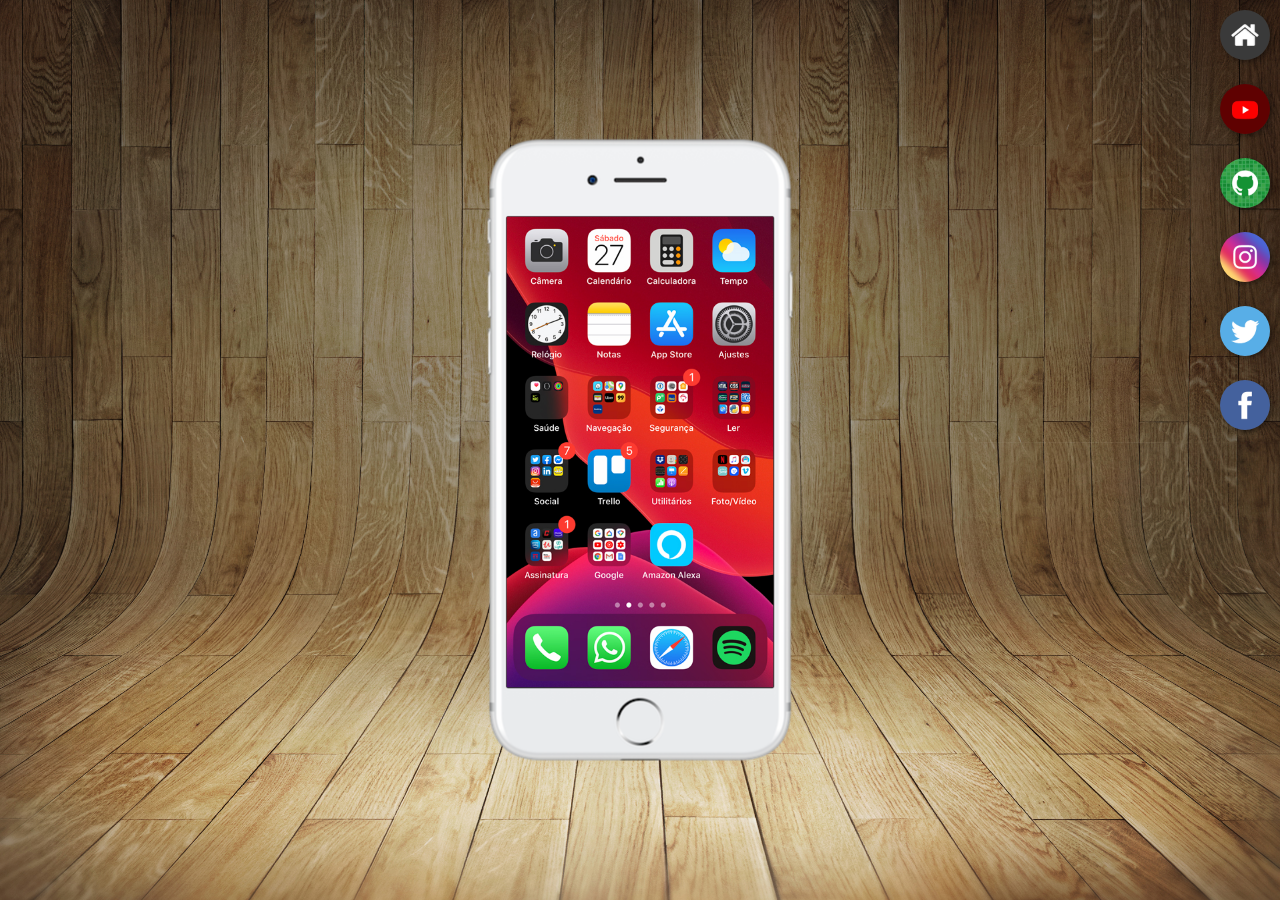
<file: index.html>
<!DOCTYPE html>
<html lang="pt-br">
<head>
    <meta charset="UTF-8">
    <meta http-equiv="X-UA-Compatible" content="IE=edge">
    <meta name="viewport" content="width=device-width, initial-scale=1.0">
    <link rel="shortcut icon" href="favicon.ico" type="image/x-icon">
    <link rel="stylesheet" href="estilos/style.css">
    <title>Projeto Redes Sociais</title>
</head>
<body>
   <main>
        <section id="telefone">
            <iframe src="home.html" name="tela" id="tela" frameborder="0">
                Seu navegador não é compativel com isso.
            </iframe>
        </section>
        <section id="redes-sociais">
            <a href="home.html" target="tela"><img src="imagens/logo-home.jpg" alt="">
            </a> <br>
            <a href="youtube.html" target="tela"><img src="imagens/logo-youtube.jpg" alt=""></a> <br>
            <a href="github.html" target="tela"><img src="imagens/logo-github.jpg" alt=""></a> <br>
            <a href="instagram.html" target="tela"><img src="imagens/logo-instagram.jpg" alt=""></a> <br>
            <a href="twitter.html" target="tela"><img src="imagens/logo-twitter.jpg" alt=""></a> <br>
            <a href="facebook.html" target="tela"><img src="imagens/logo-facebook.jpg" alt=""></a> <br>
           
        </section>
   </main>
</body>
</html>
</file>
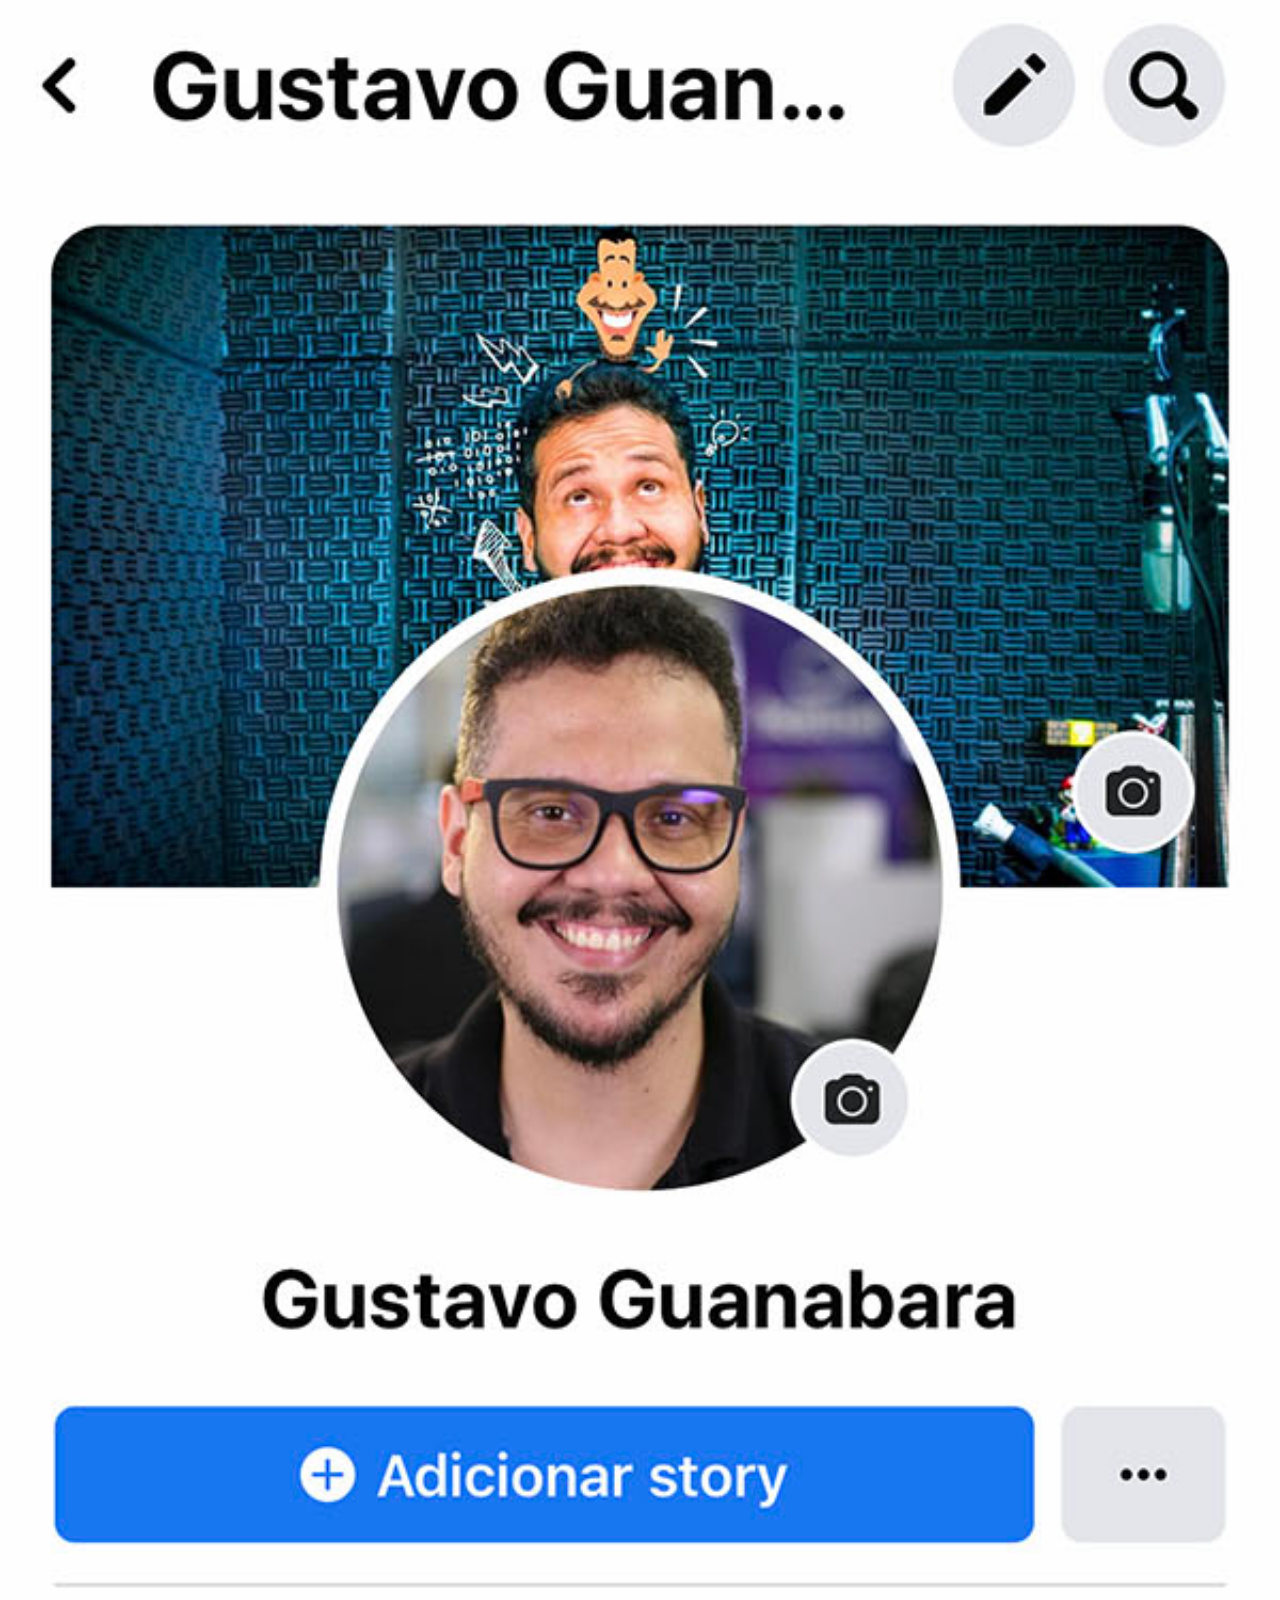
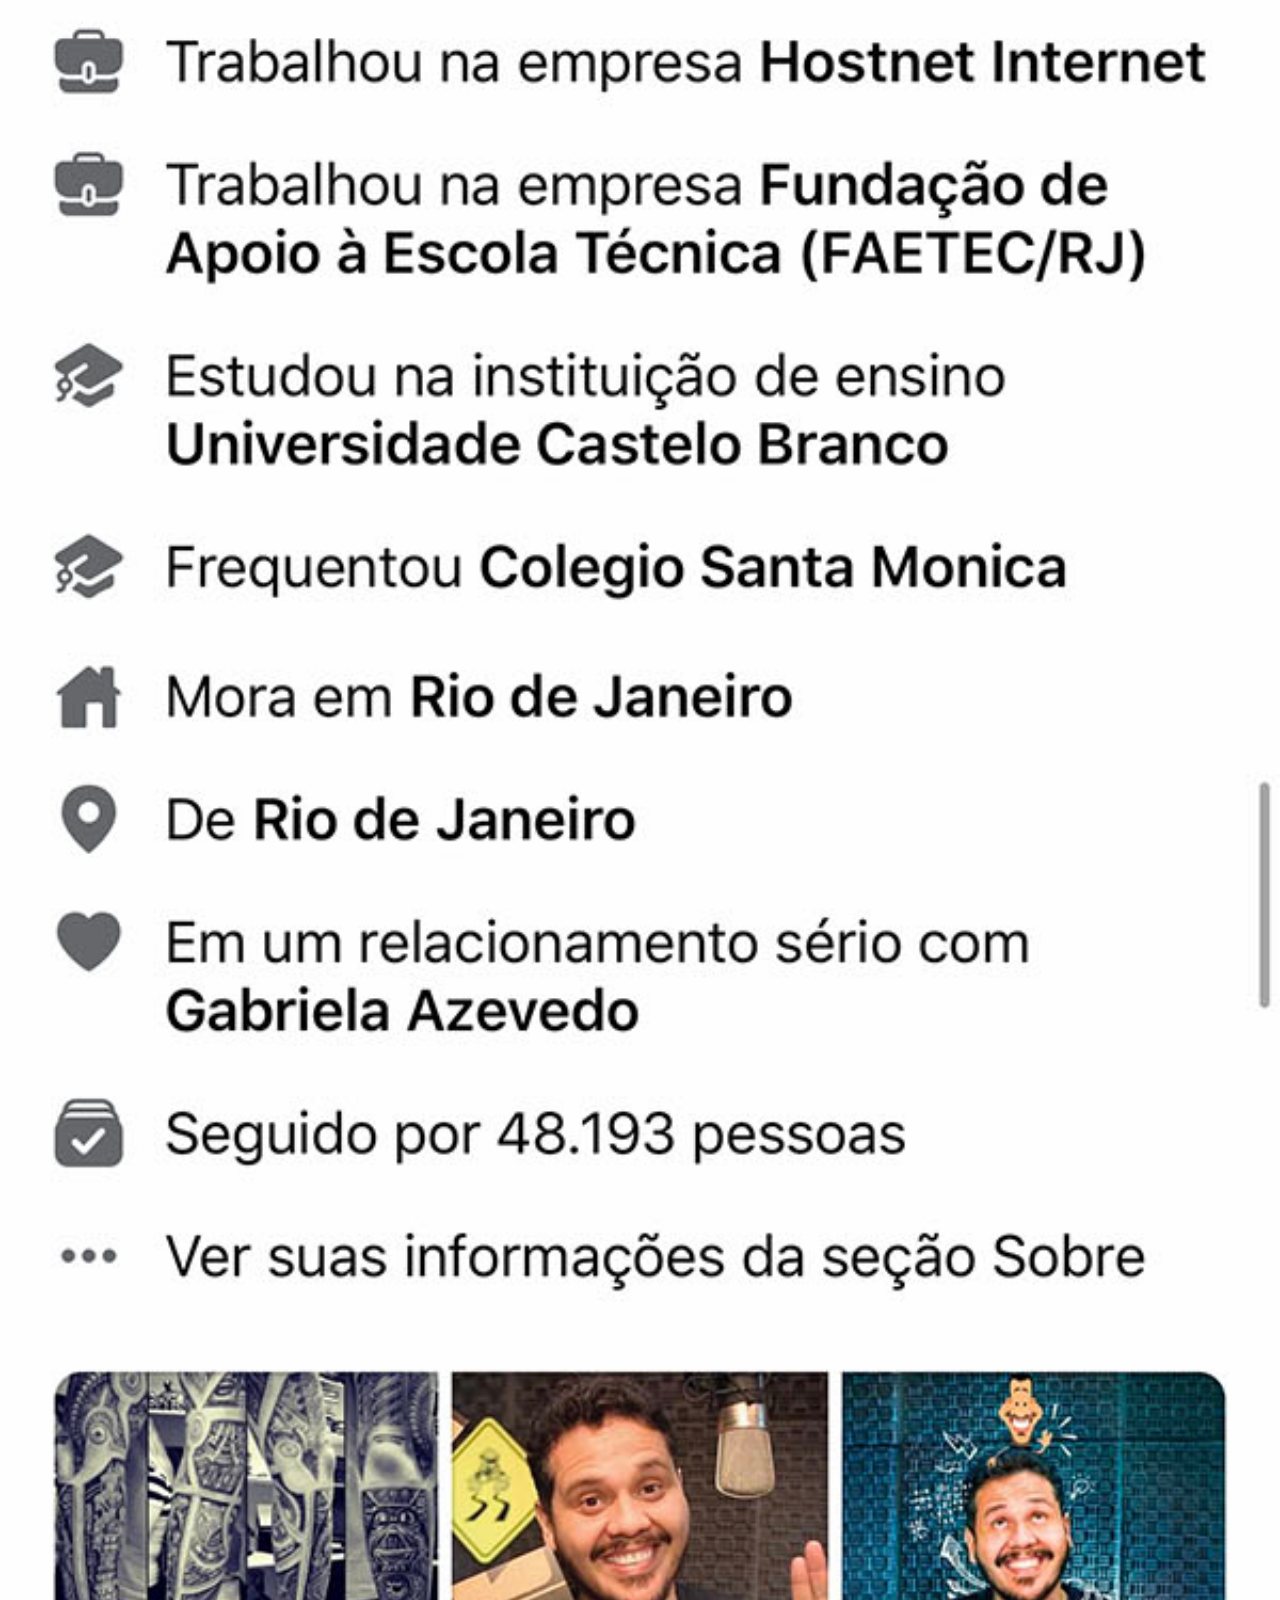
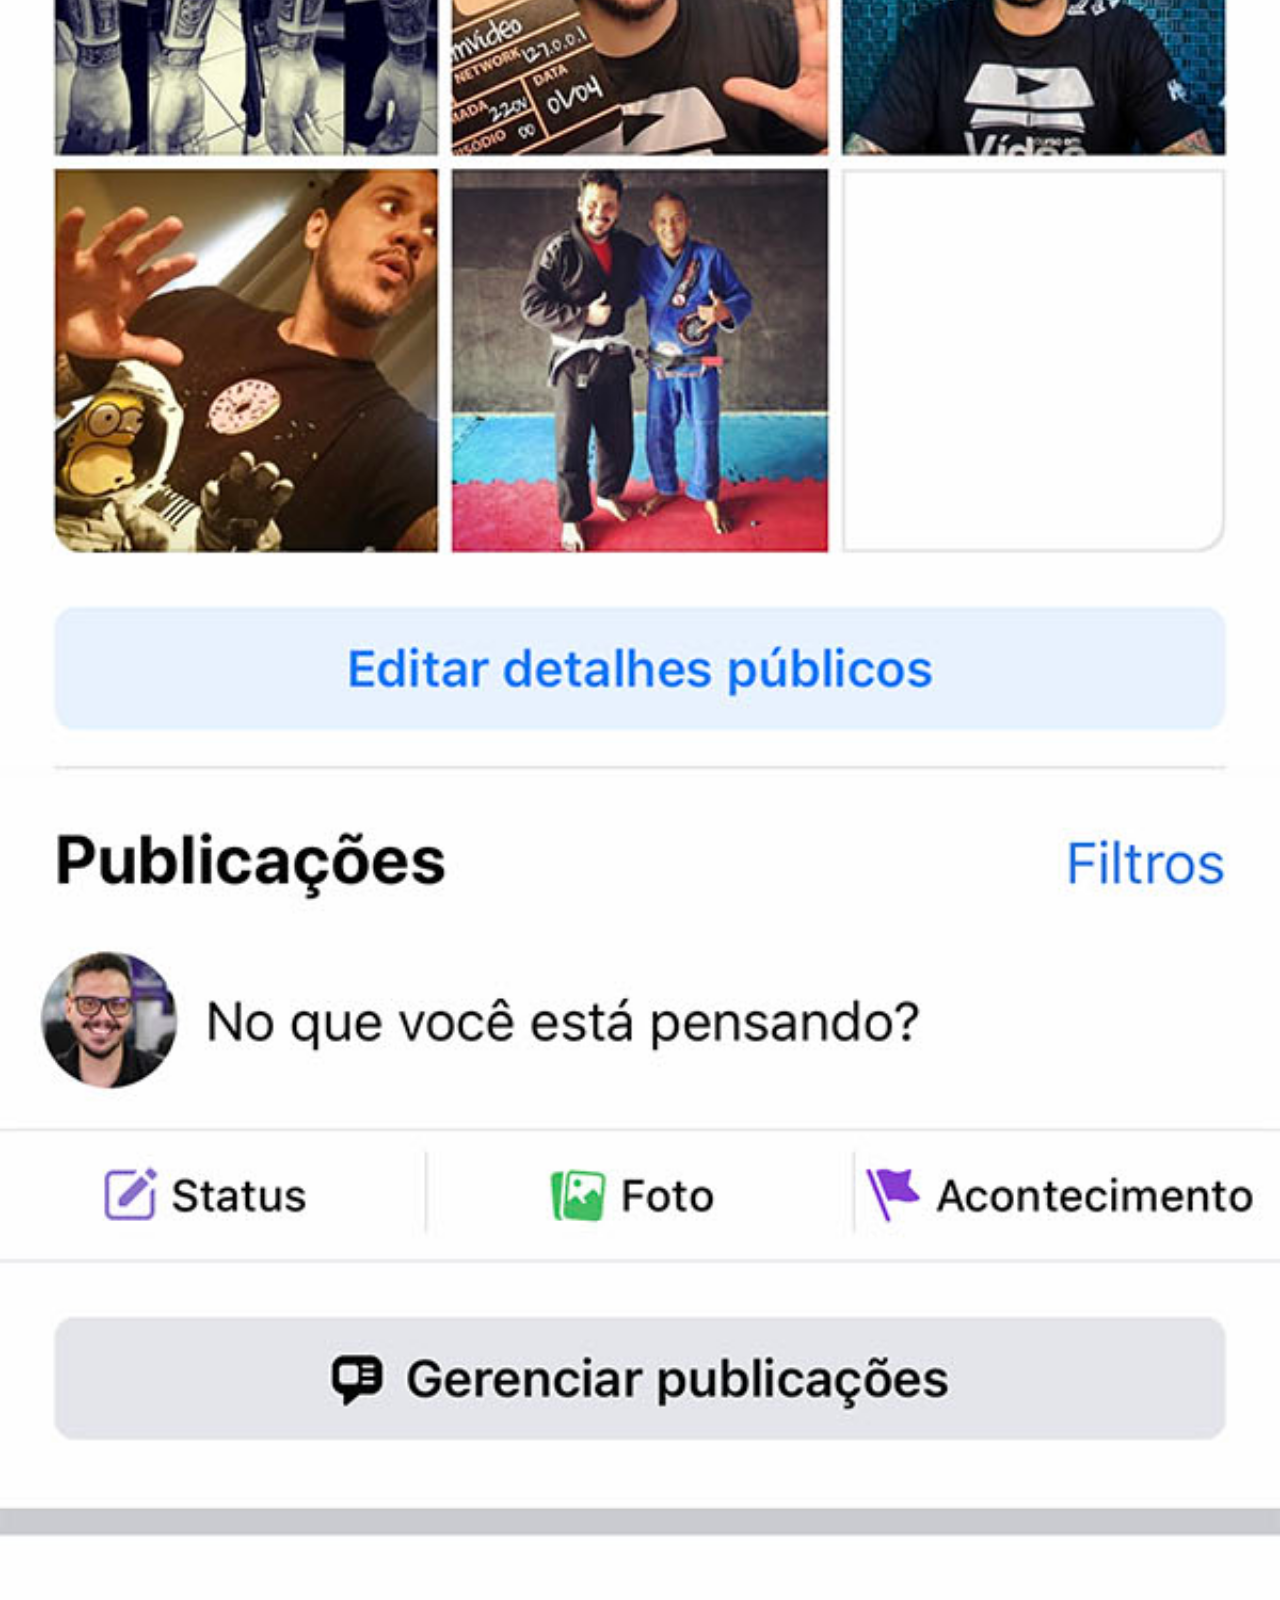
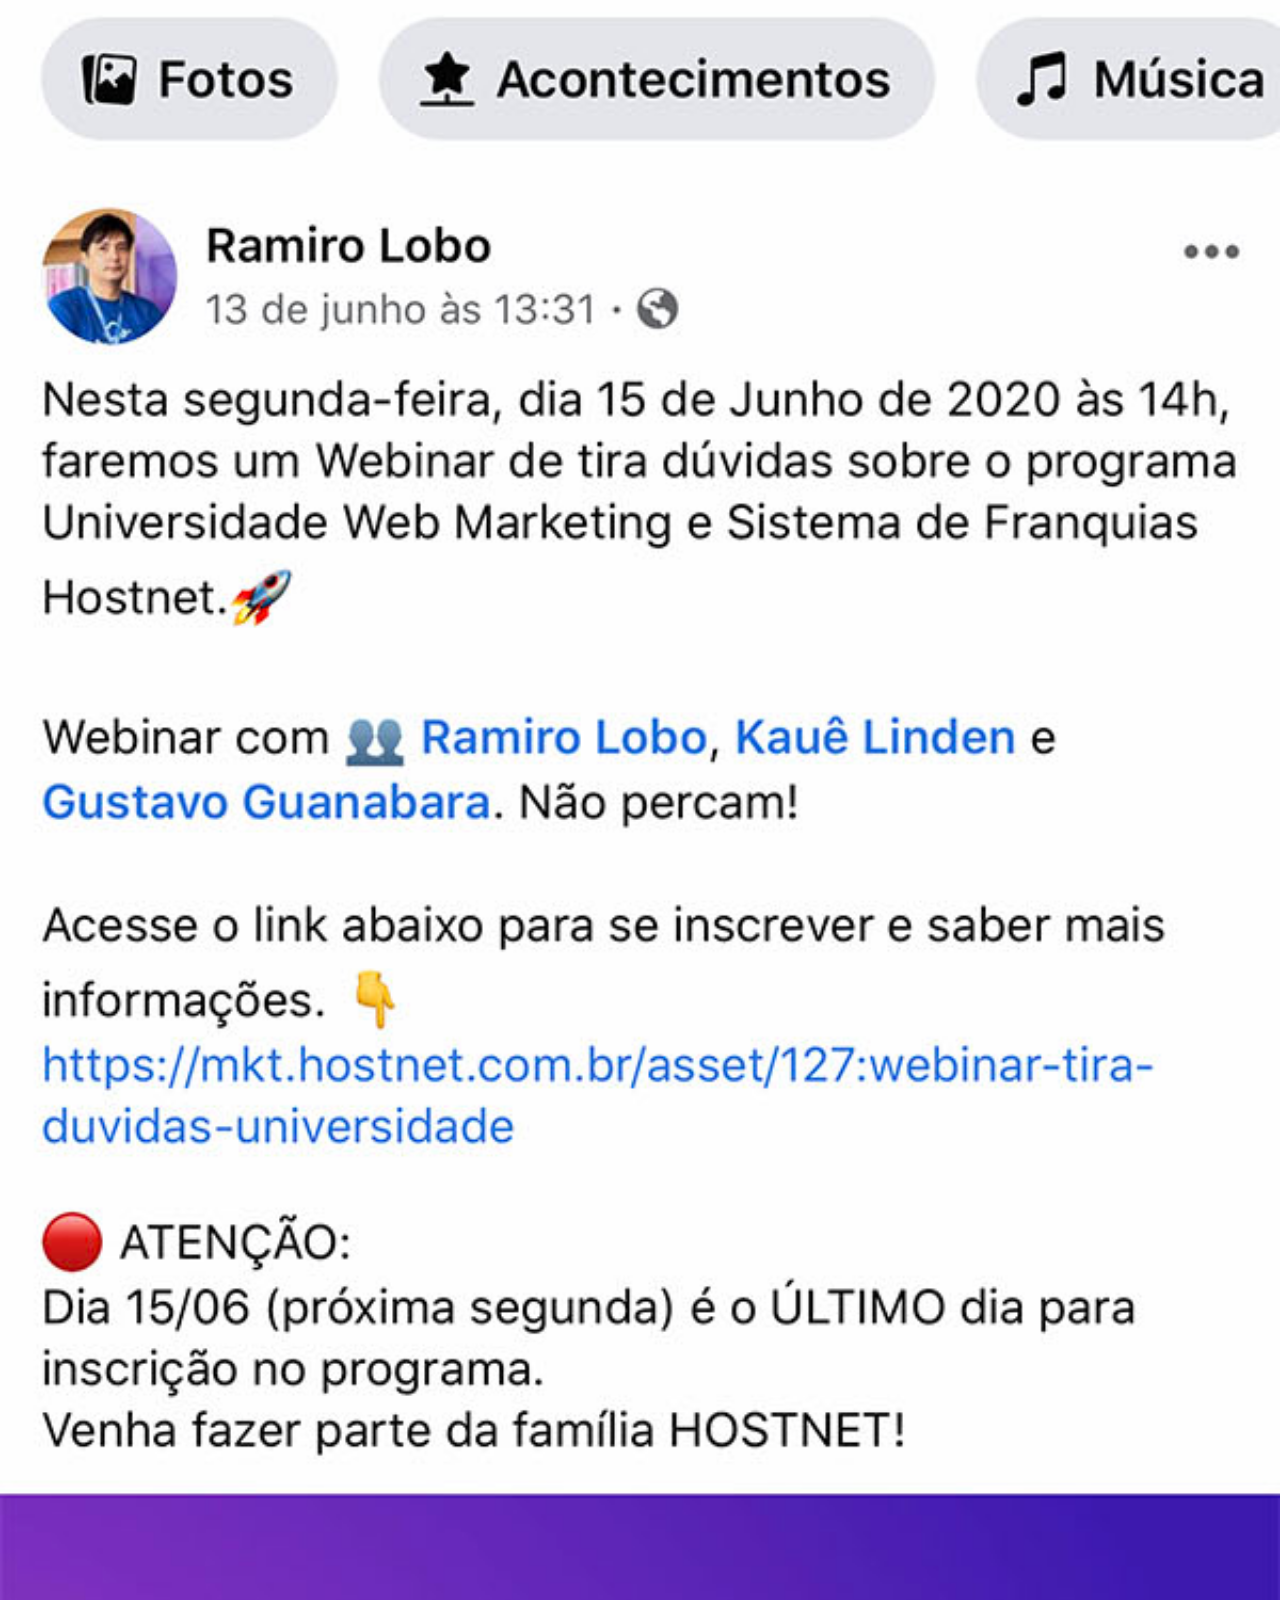
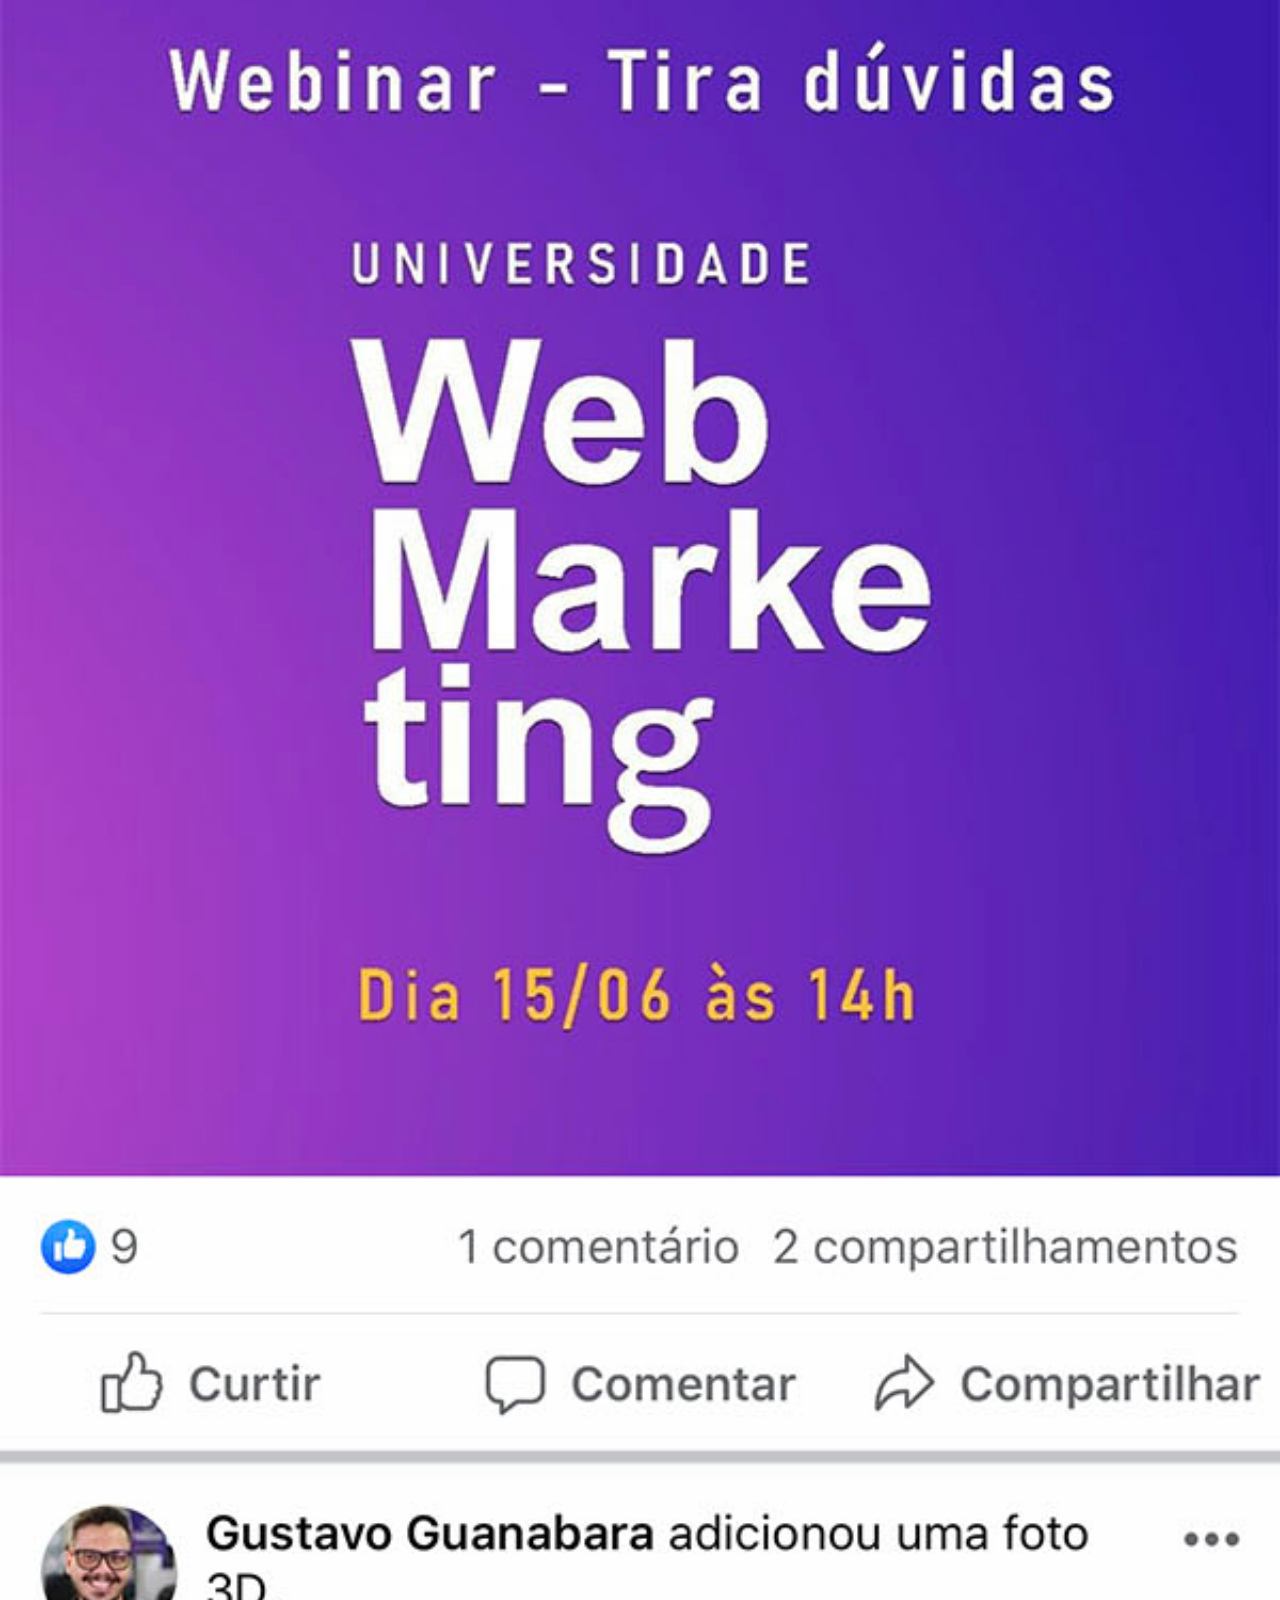
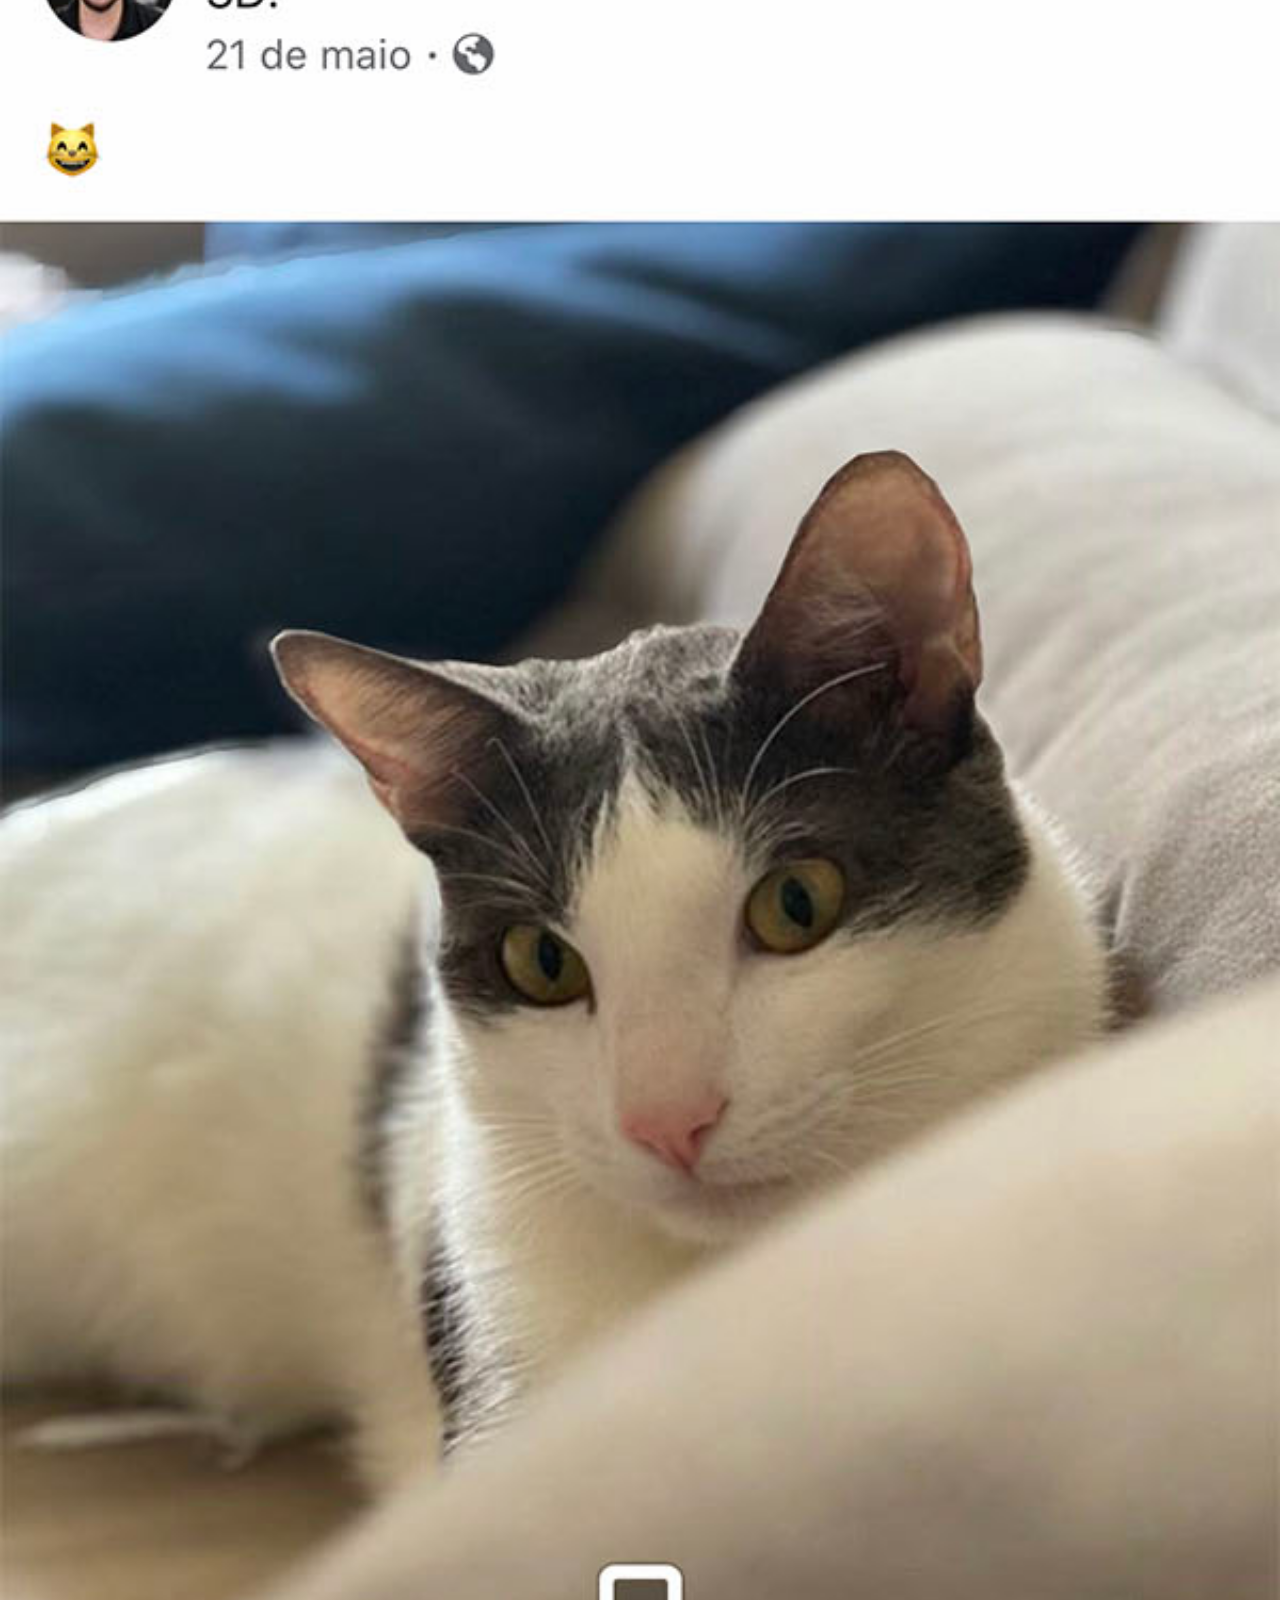
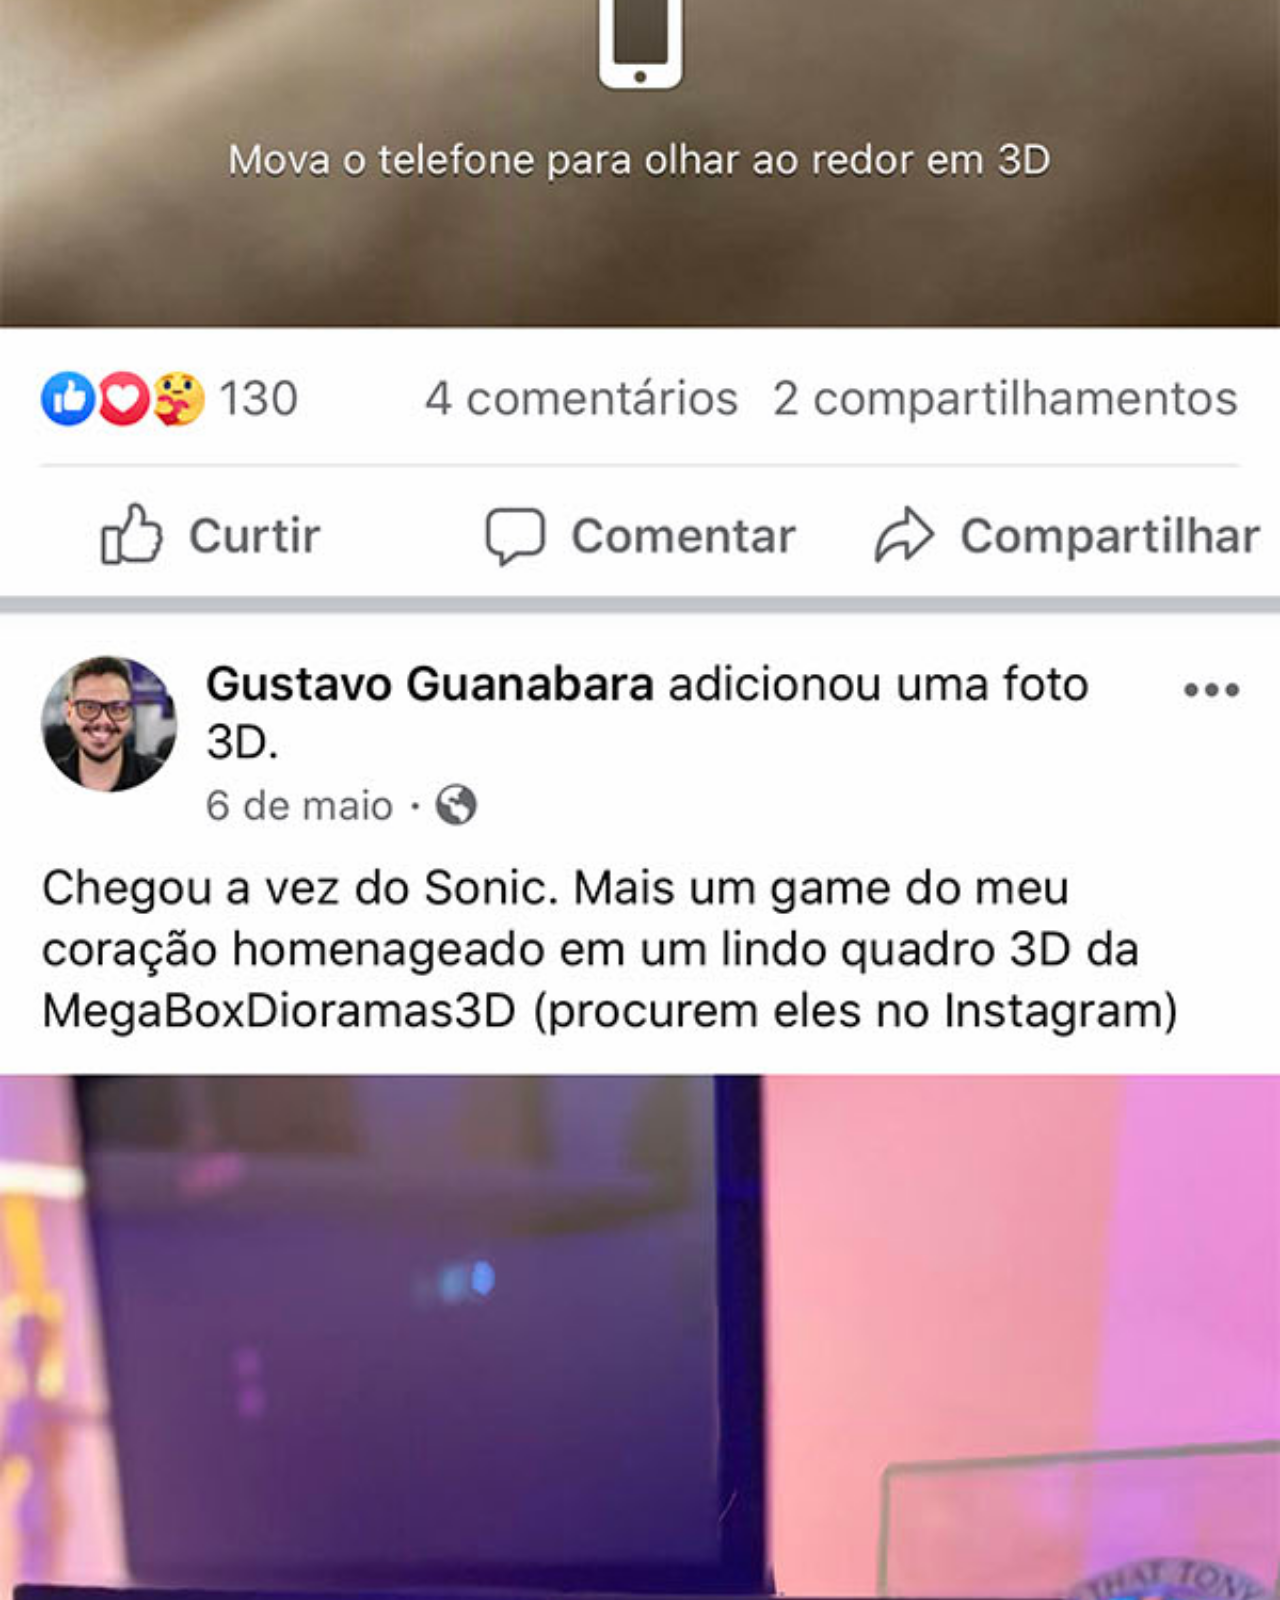
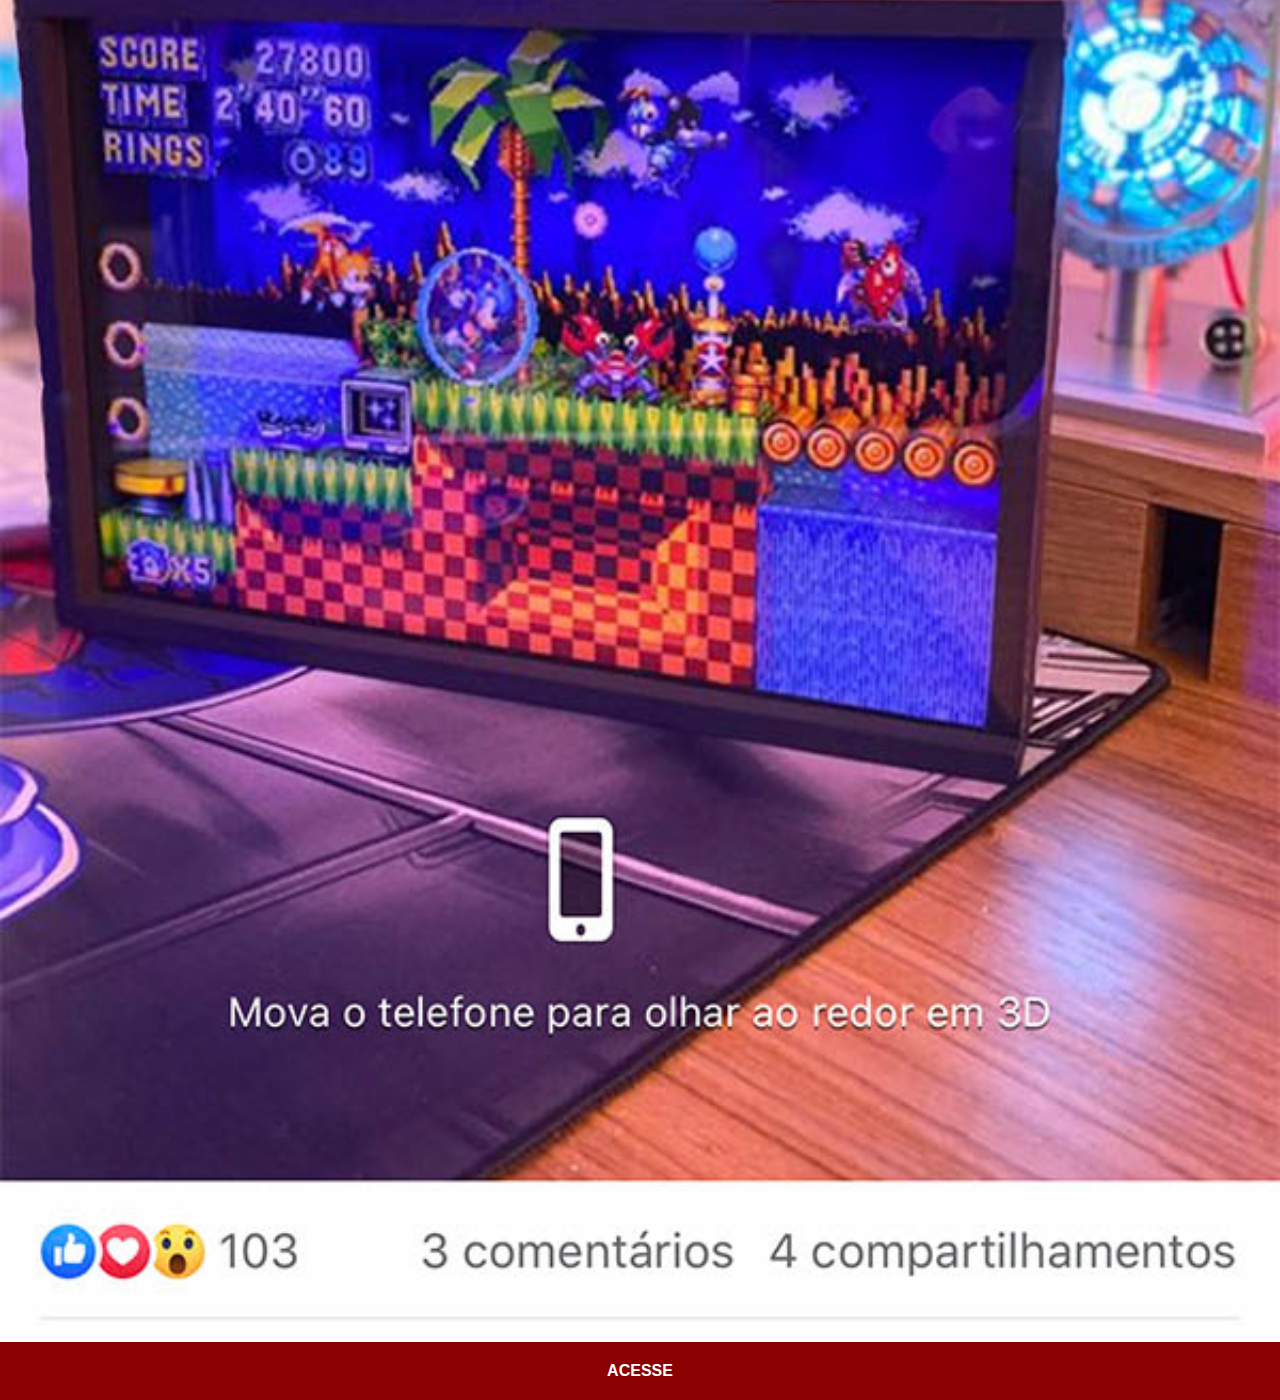
<file: facebook.html>
<!DOCTYPE html>
<html lang="en">
<head>
    <meta charset="UTF-8">
    <meta http-equiv="X-UA-Compatible" content="IE=edge">
    <meta name="viewport" content="width=device-width, initial-scale=1.0">
    <title>Youtube</title>
    <link rel="stylesheet" href="estilos/social.css">
</head>
<body>
    <img src="imagens/tela-facebook.jpg" alt="">
    <a target="_blank" href="https://www.facebook.com/gustavoguanabara/">ACESSE</a>
</body>
</html>
</file>
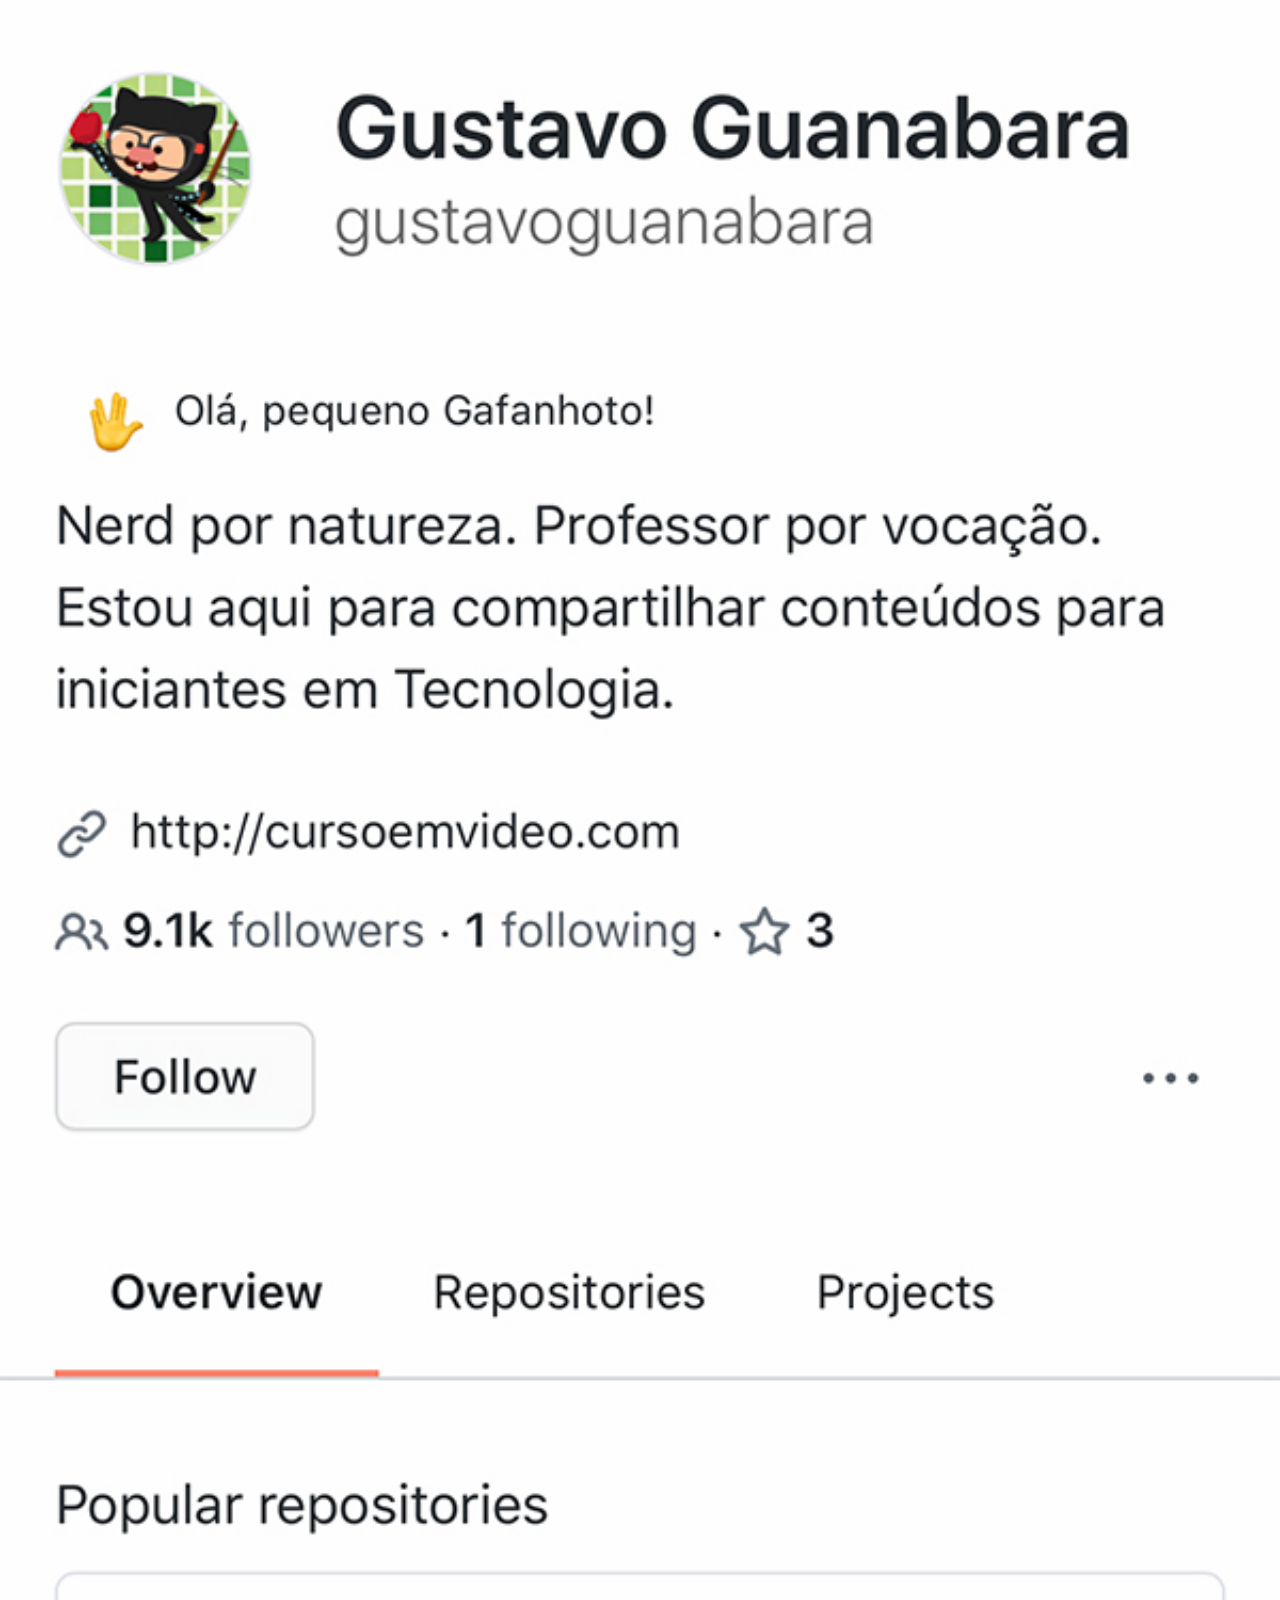
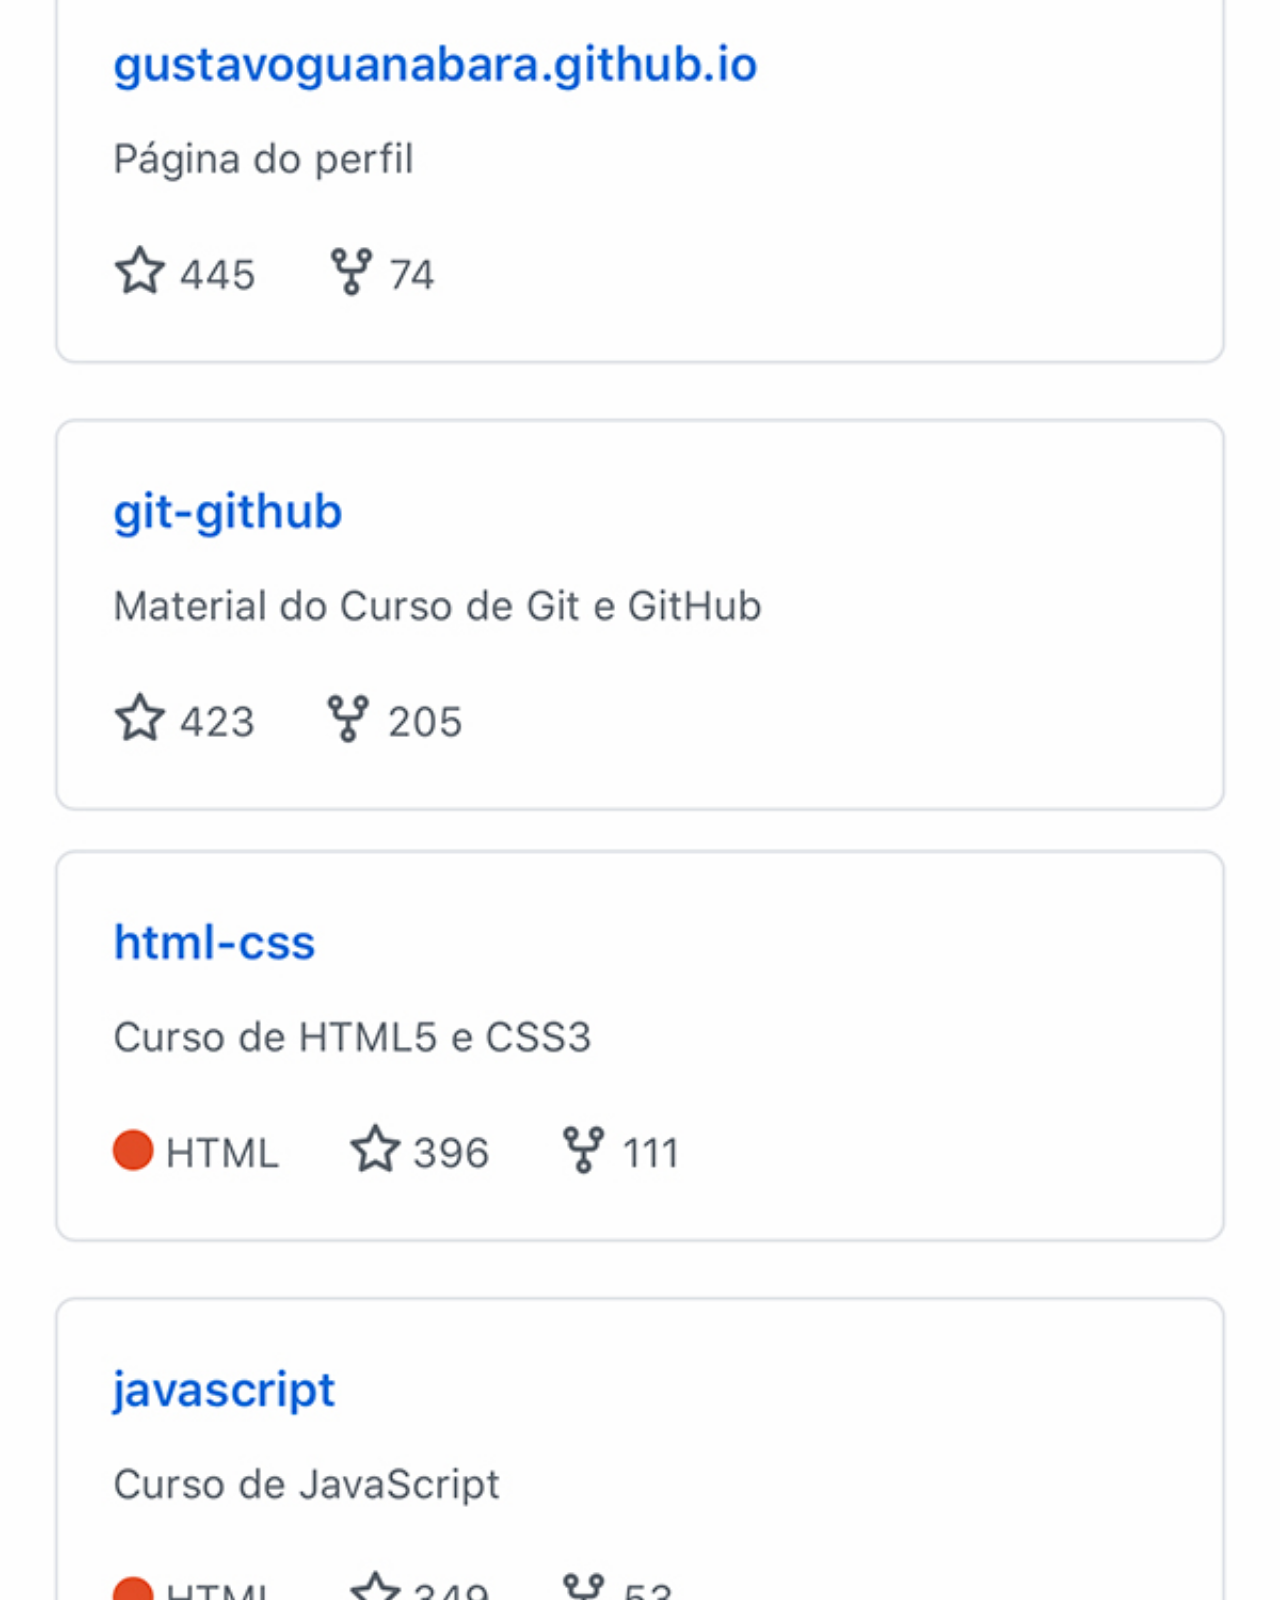
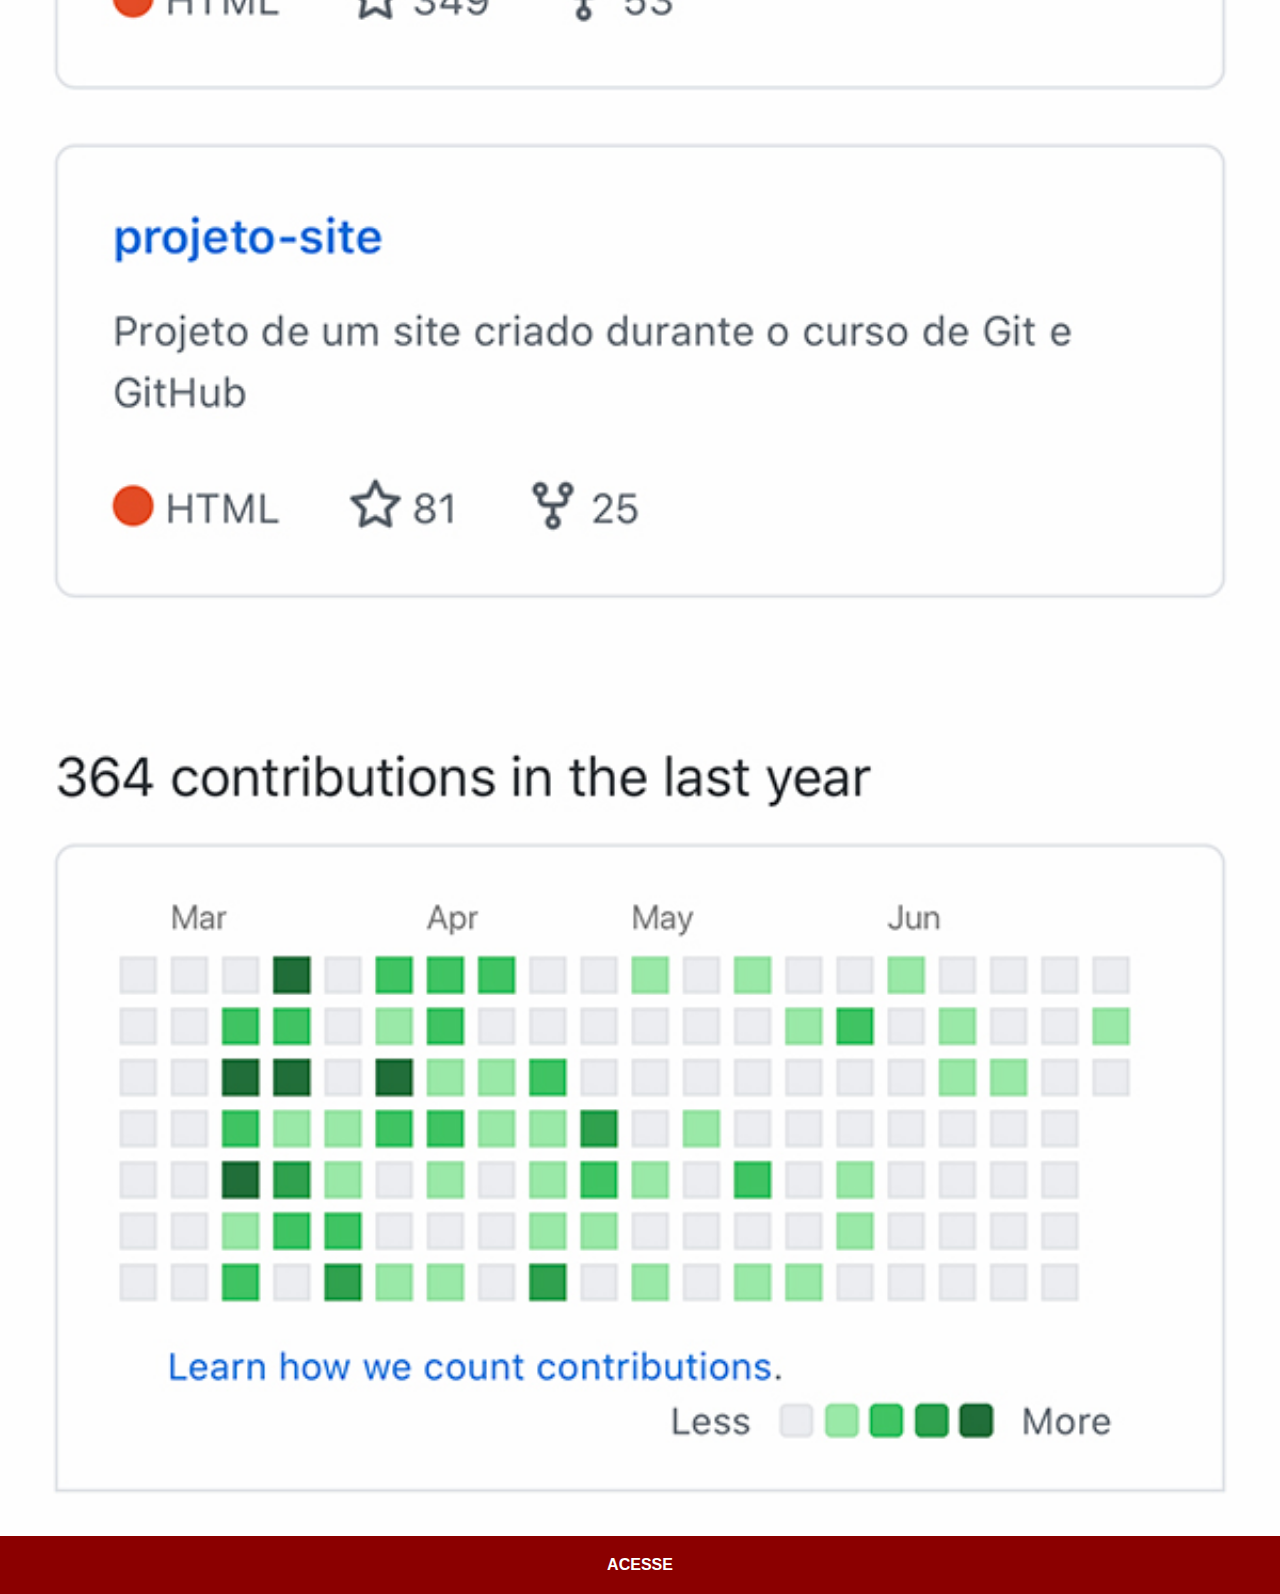
<file: github.html>
<!DOCTYPE html>
<html lang="en">
<head>
    <meta charset="UTF-8">
    <meta http-equiv="X-UA-Compatible" content="IE=edge">
    <meta name="viewport" content="width=device-width, initial-scale=1.0">
    <title>Youtube</title>
    <link rel="stylesheet" href="estilos/social.css">
</head>
<body>
    <img src="imagens/tela-github.jpg" alt="">
    <a target="_blank" href="https://github.com/gustavoguanabara">ACESSE</a>
</body>
</html>
</file>
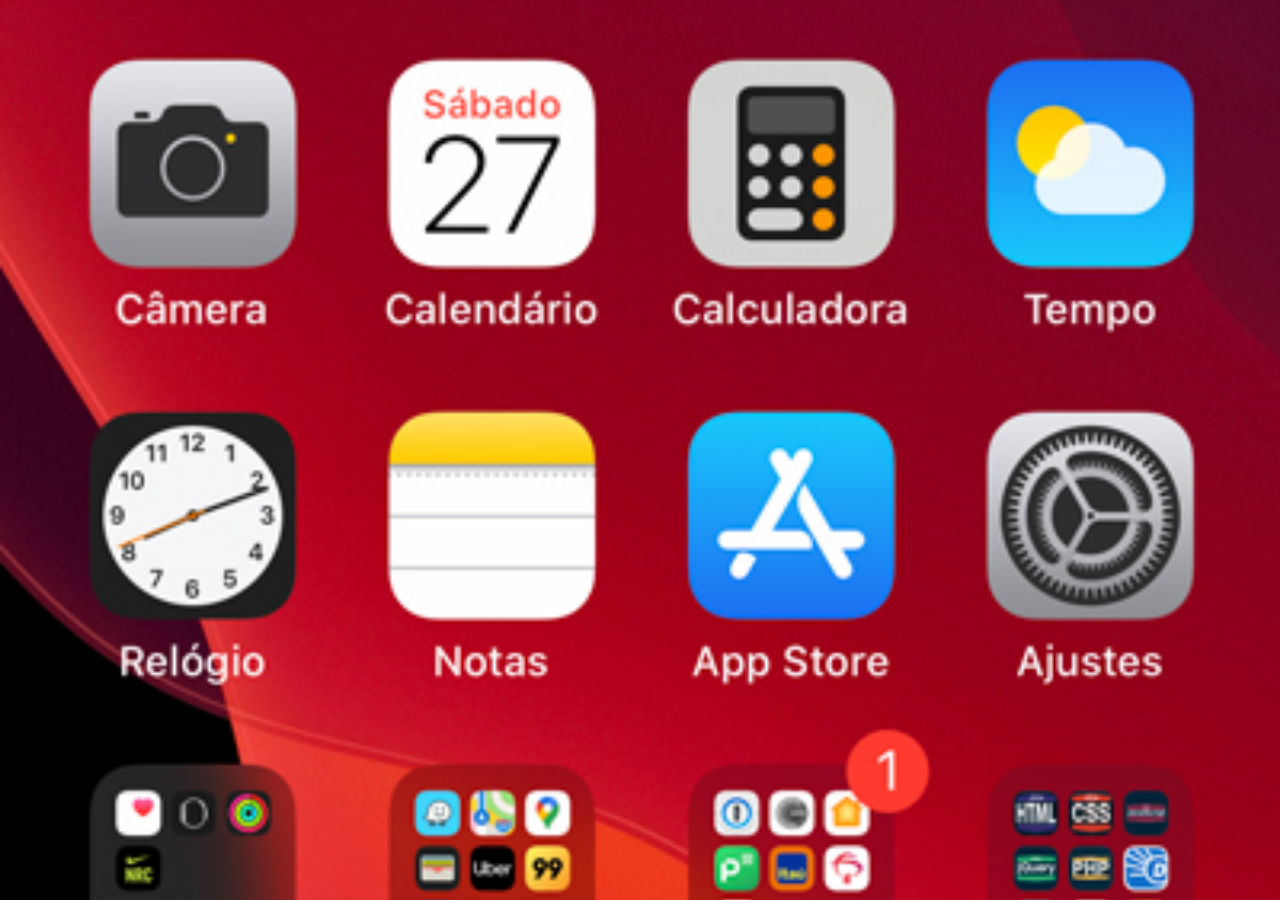
<file: home.html>
<!DOCTYPE html>
<html lang="en">
<head>
    <meta charset="UTF-8">
    <meta http-equiv="X-UA-Compatible" content="IE=edge">
    <meta name="viewport" content="width=device-width, initial-scale=1.0">
    <title>Home</title>
    <style>
        *{
            margin: 0px;
            padding: 0px;
            
        }
        body{
            width: 100vw;
            height: 100vh;
            background: black url('imagens/tela-home.jpg ' )no-repeat top center;
            background-size: cover;
        }
    </style>
</head>
<body>
    
</body>
</html>
</file>
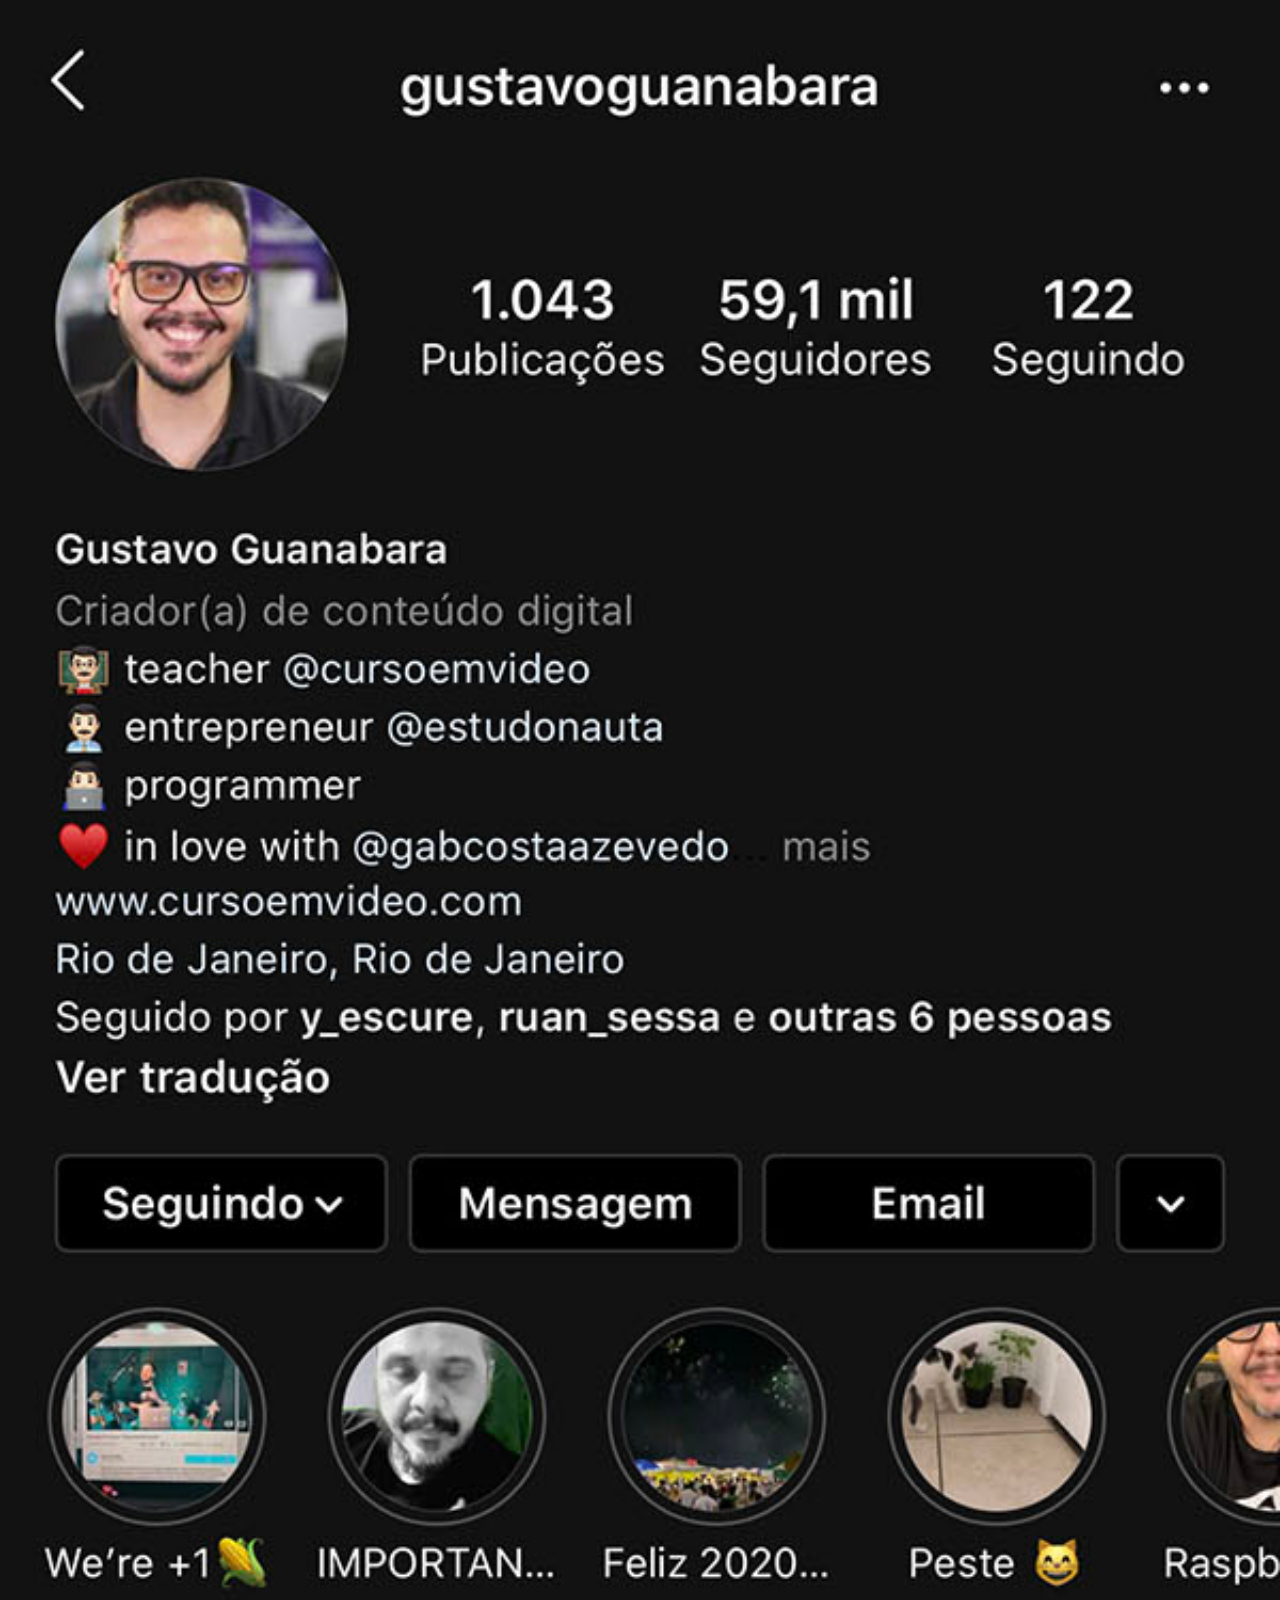
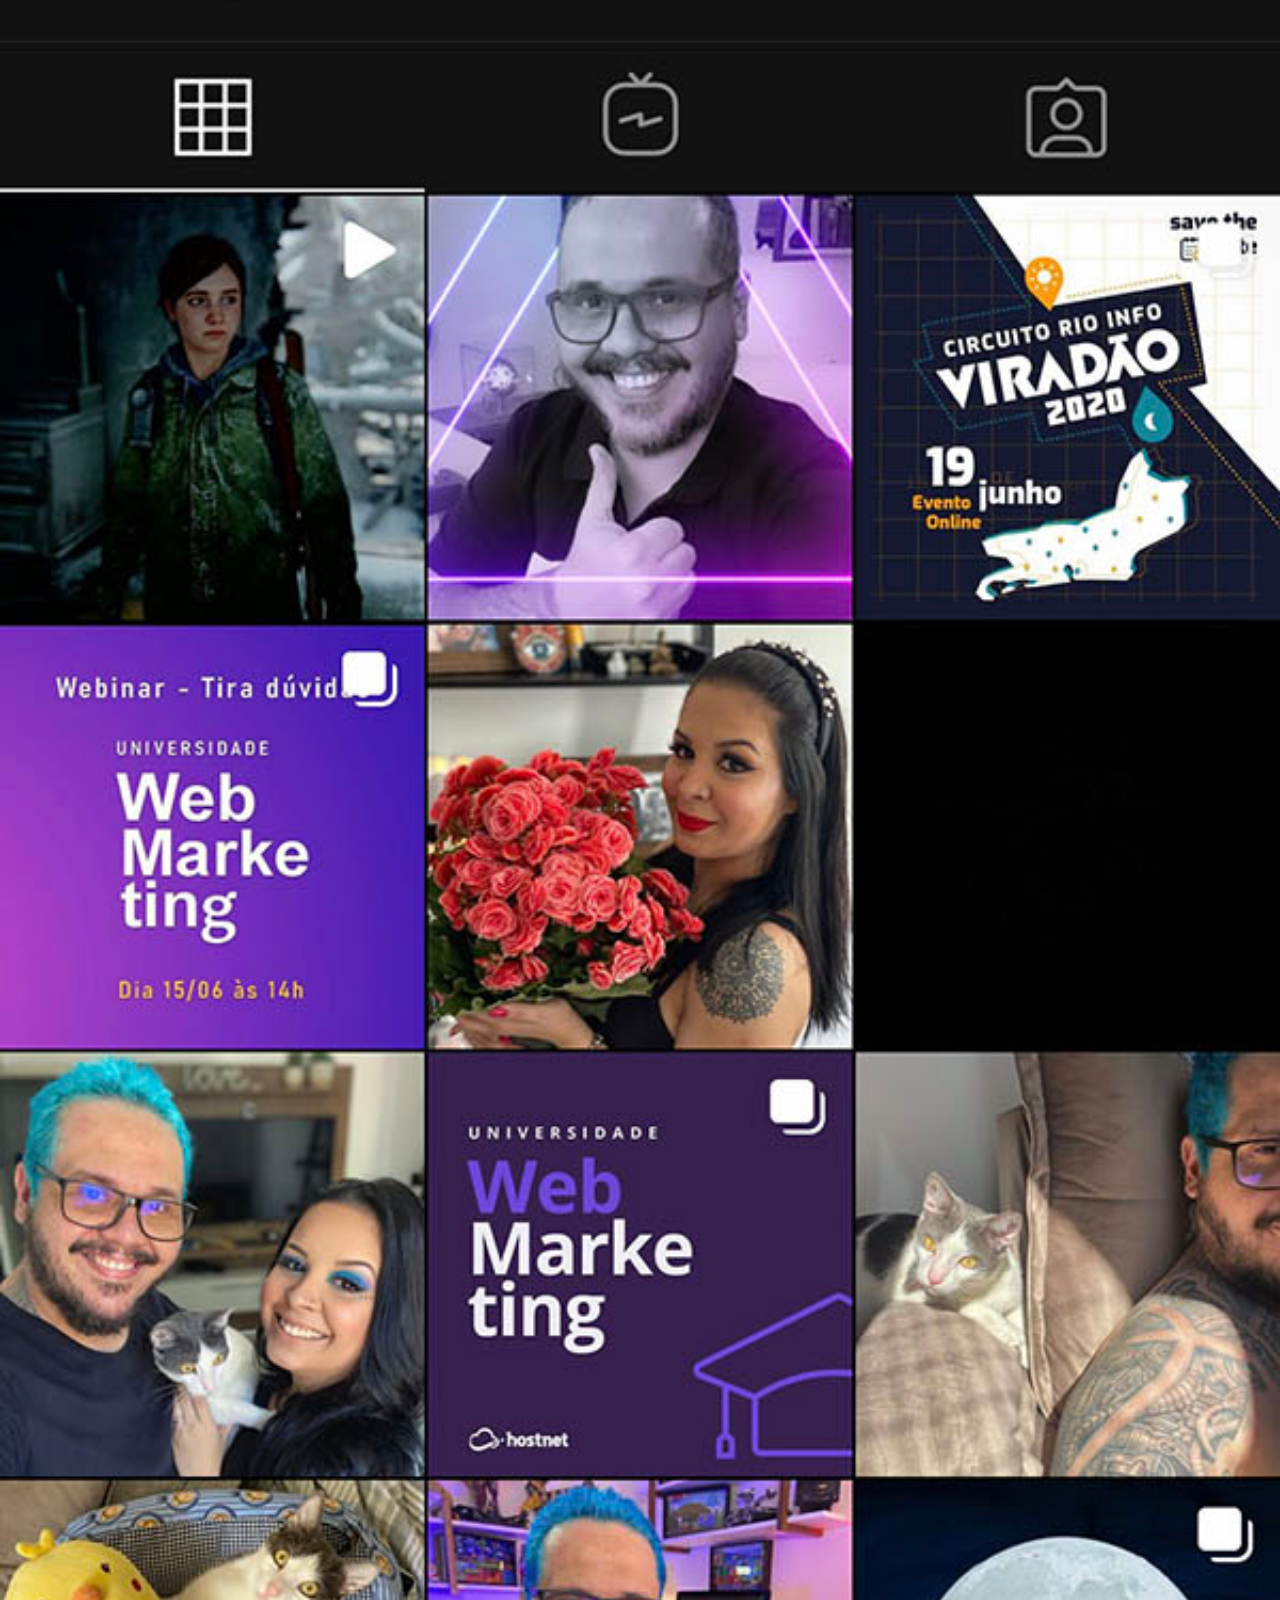
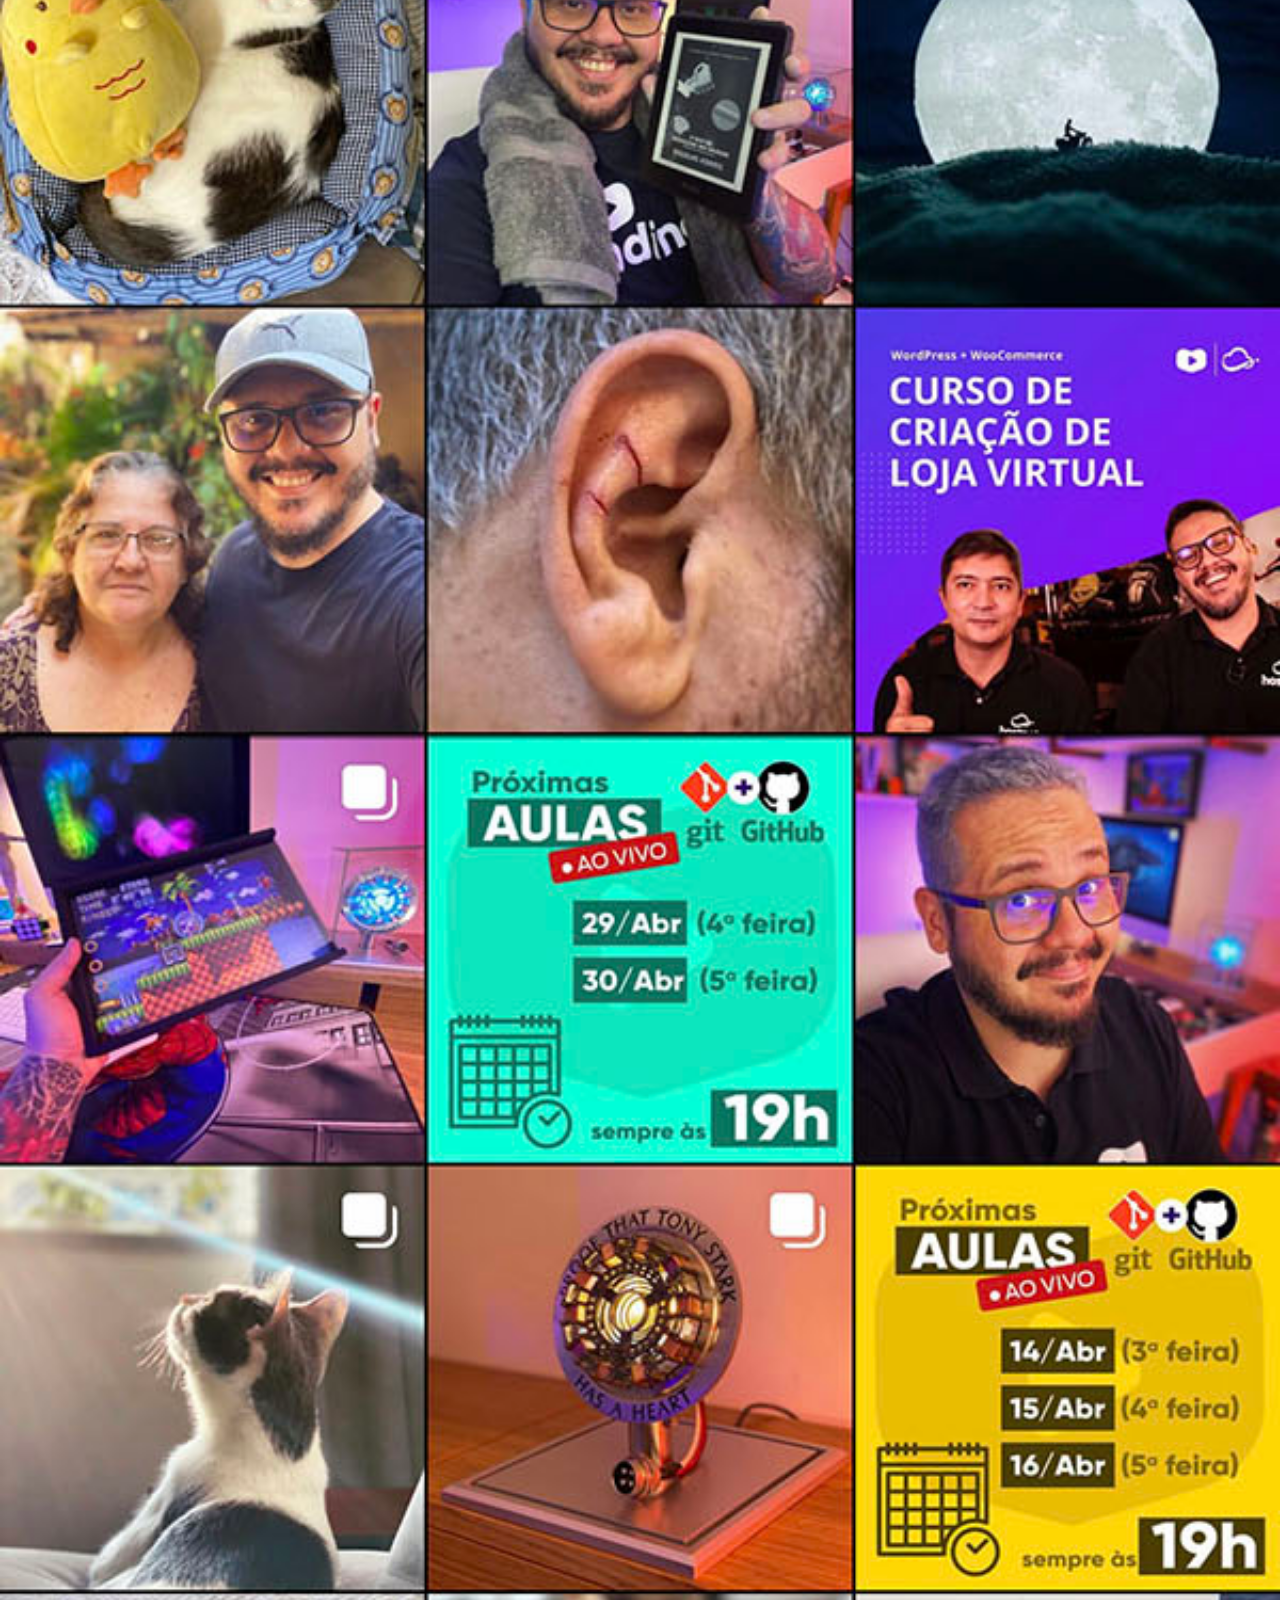
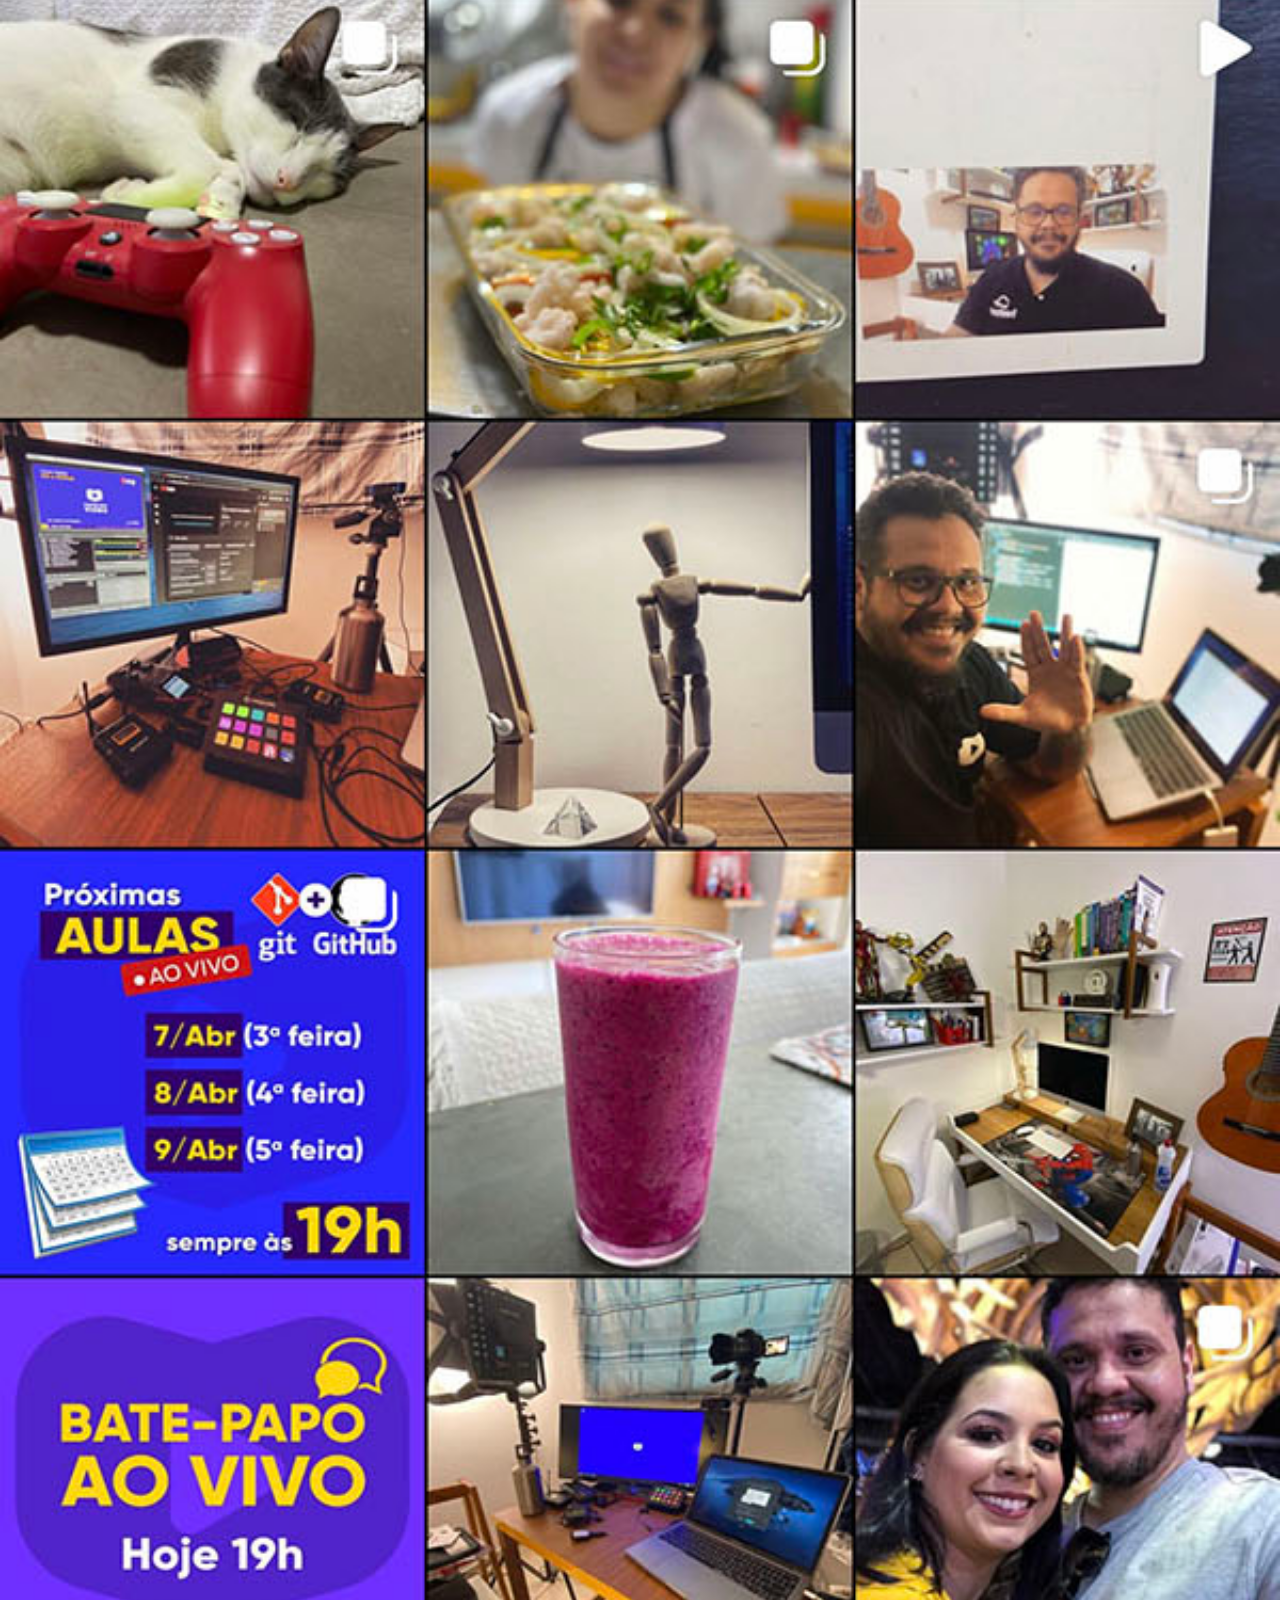
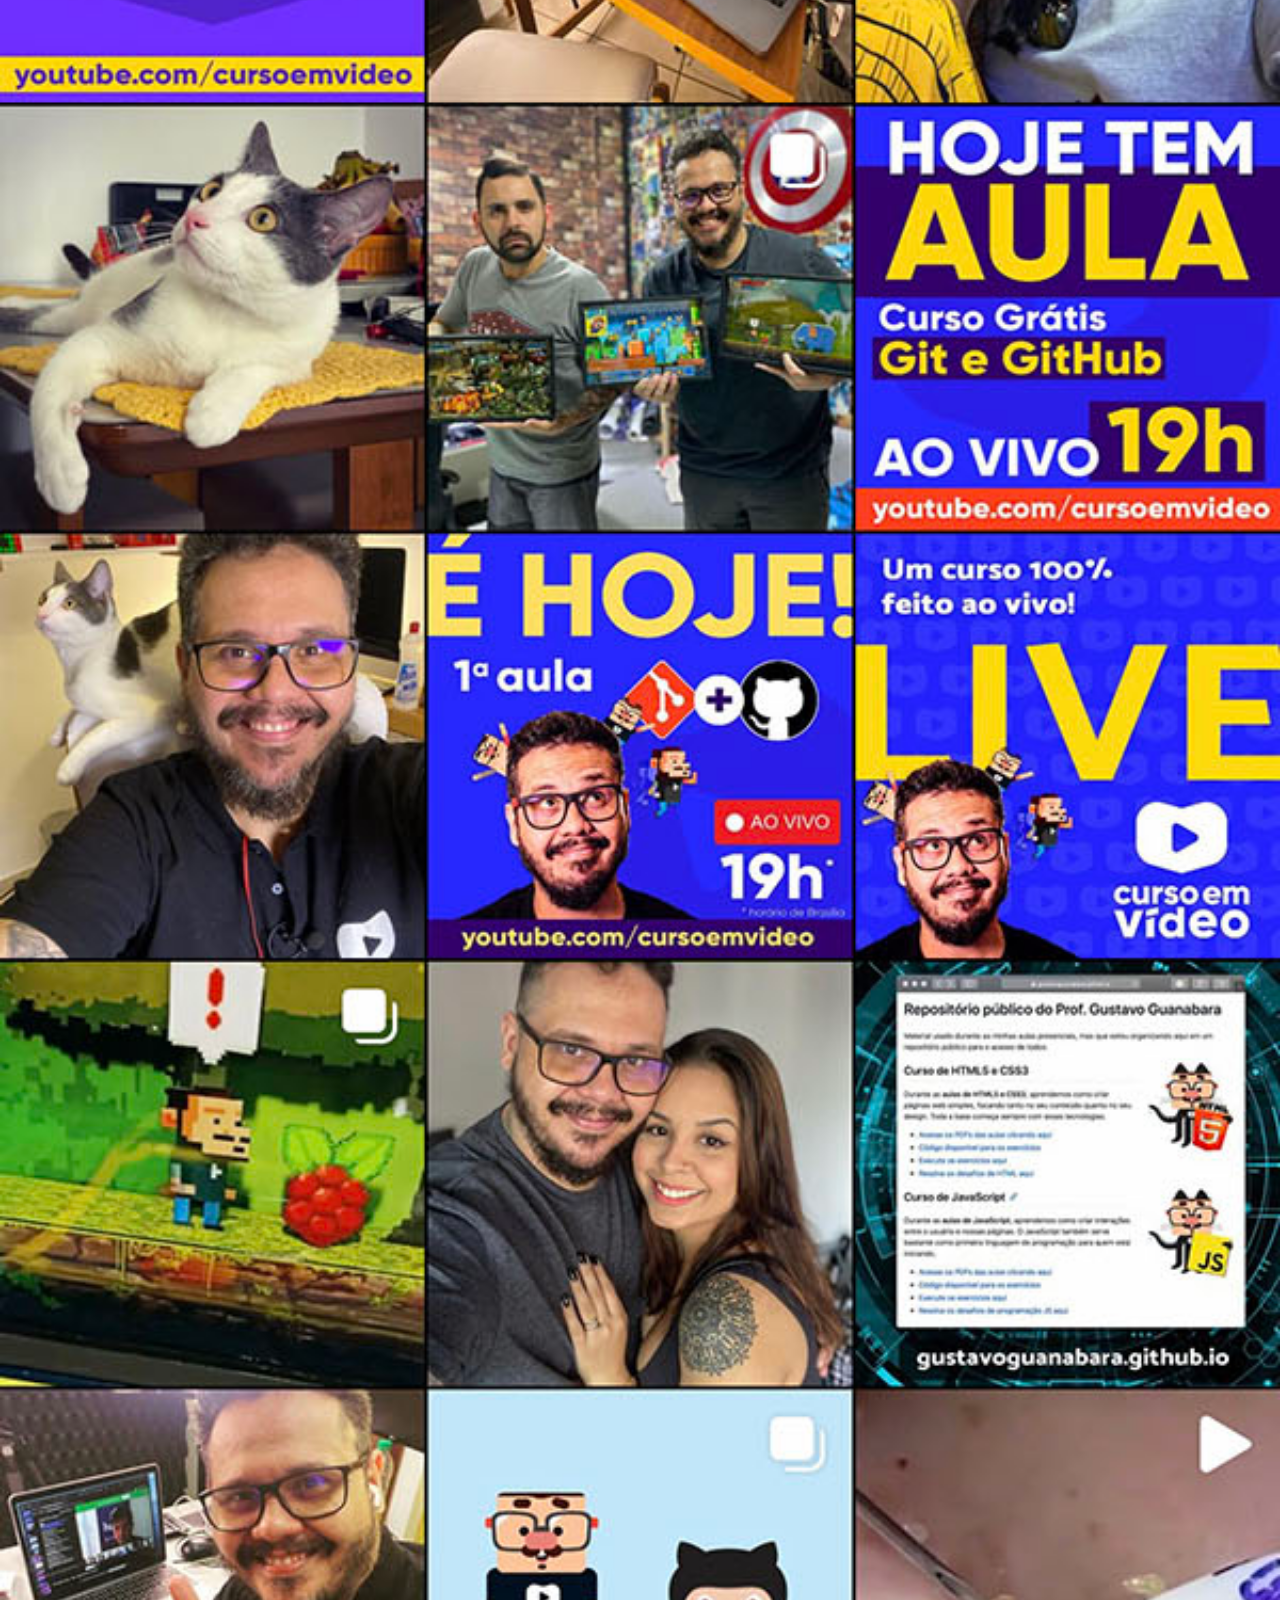
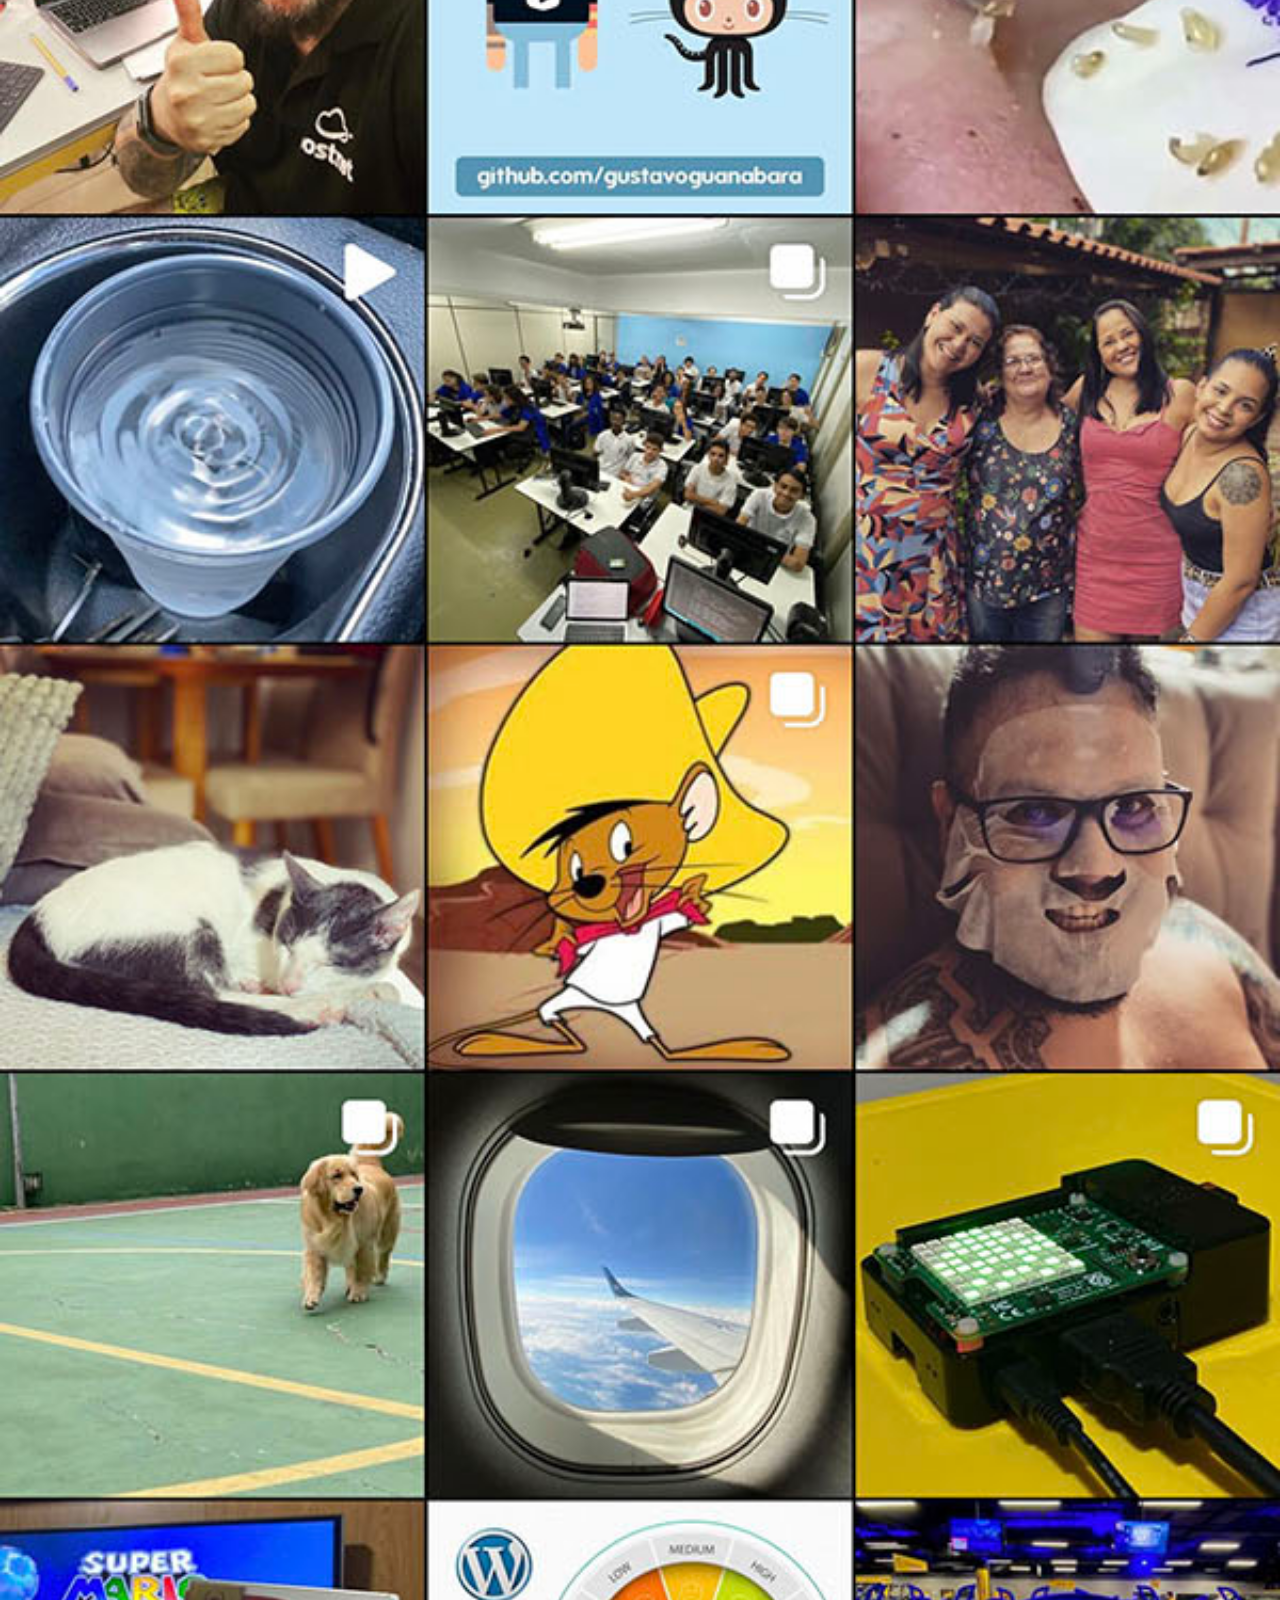
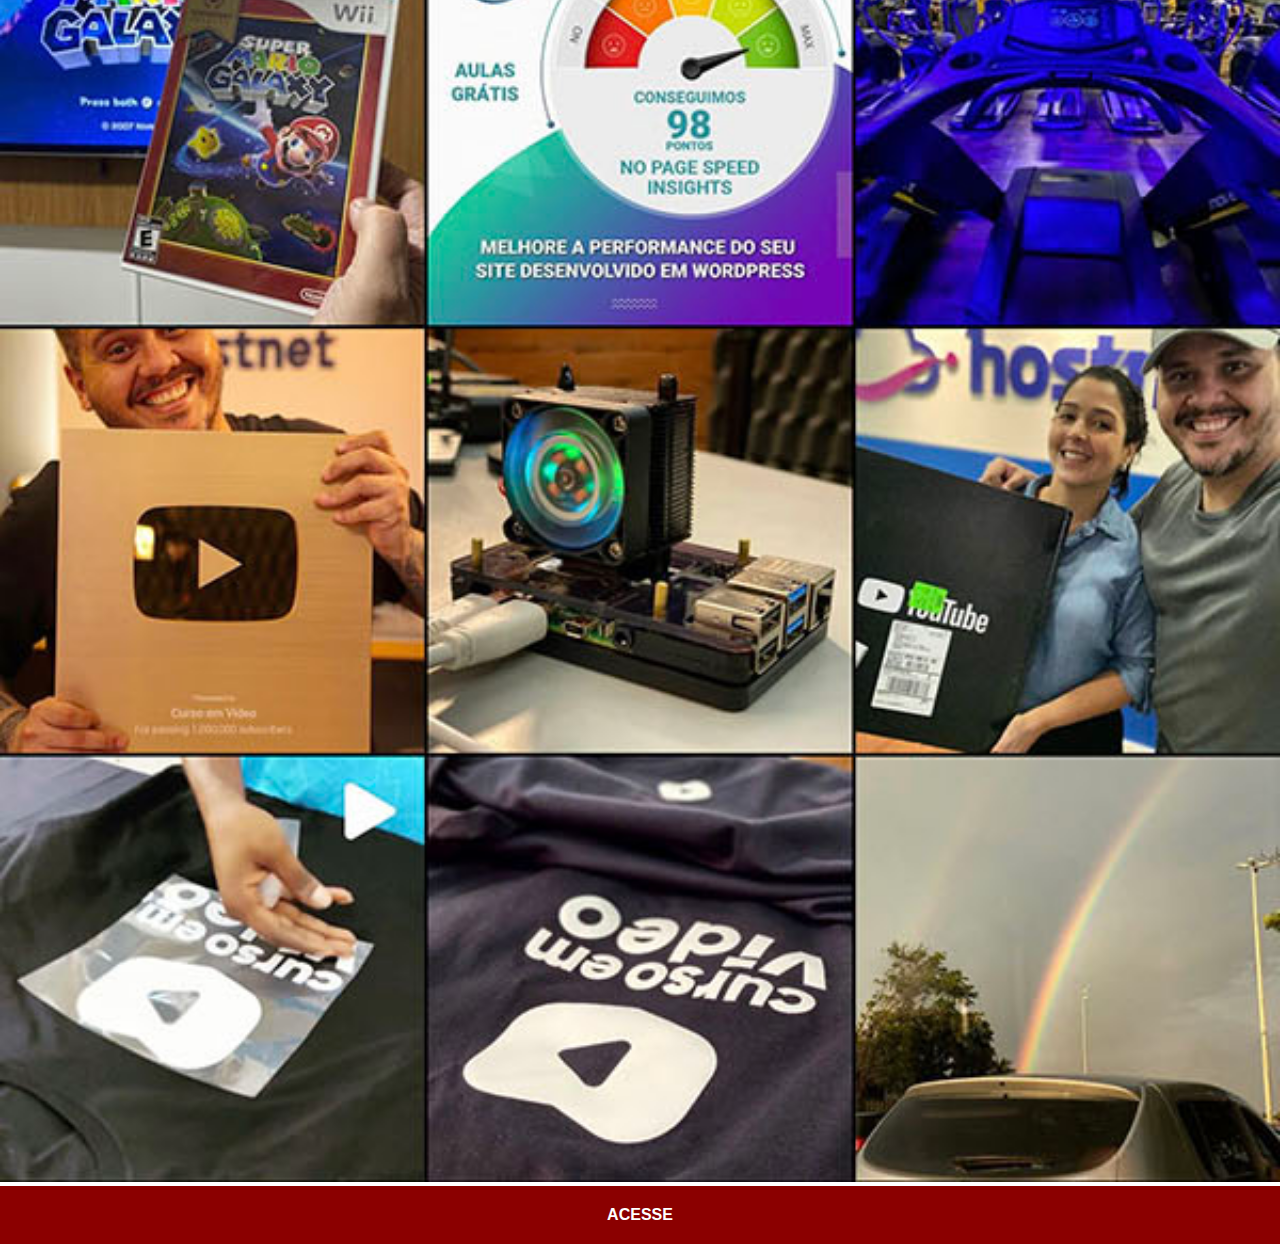
<file: instagram.html>
<!DOCTYPE html>
<html lang="en">
<head>
    <meta charset="UTF-8">
    <meta http-equiv="X-UA-Compatible" content="IE=edge">
    <meta name="viewport" content="width=device-width, initial-scale=1.0">
    <title>Youtube</title>
    <link rel="stylesheet" href="estilos/social.css">
</head>
<body>
    <img src="imagens/tela-instagram.jpg" alt="">
    <a target="_blank" href="https://www.instagram.com/gustavoguanabara/">ACESSE</a>
</body>
</html>
</file>
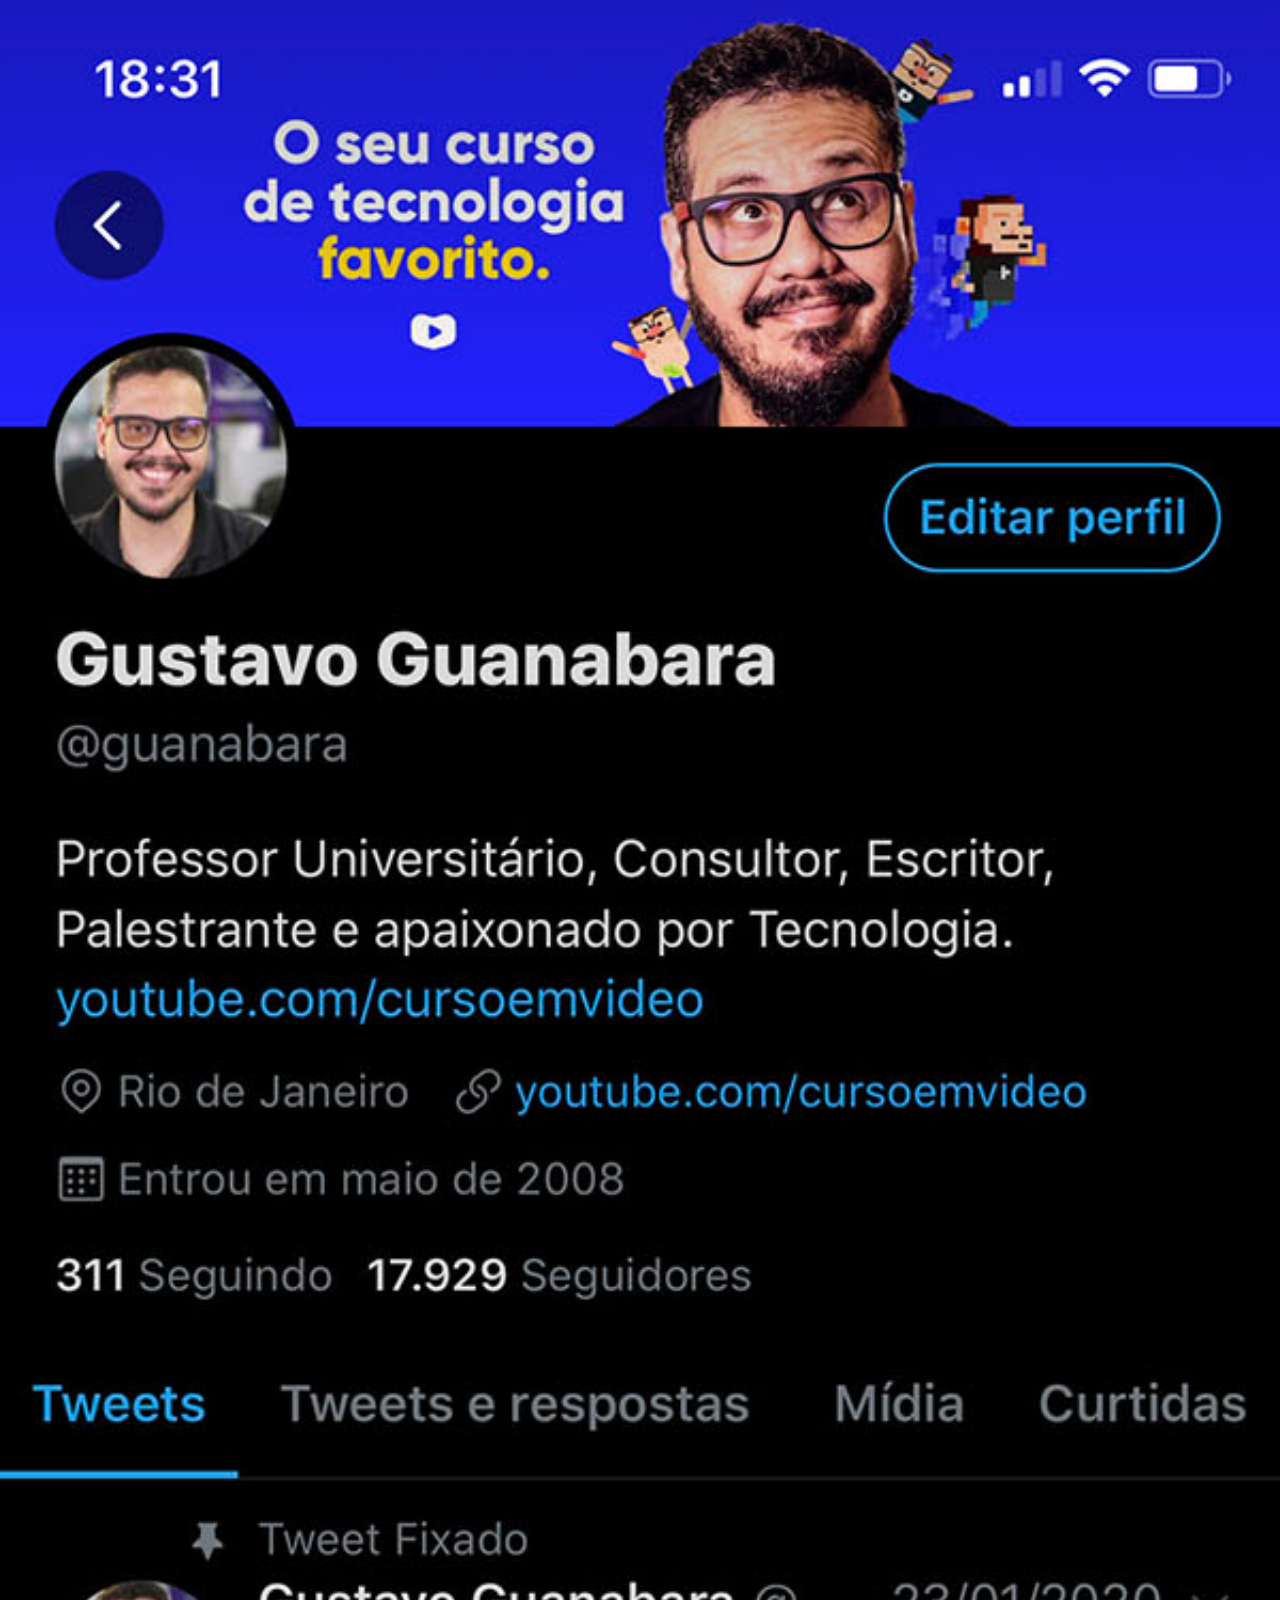
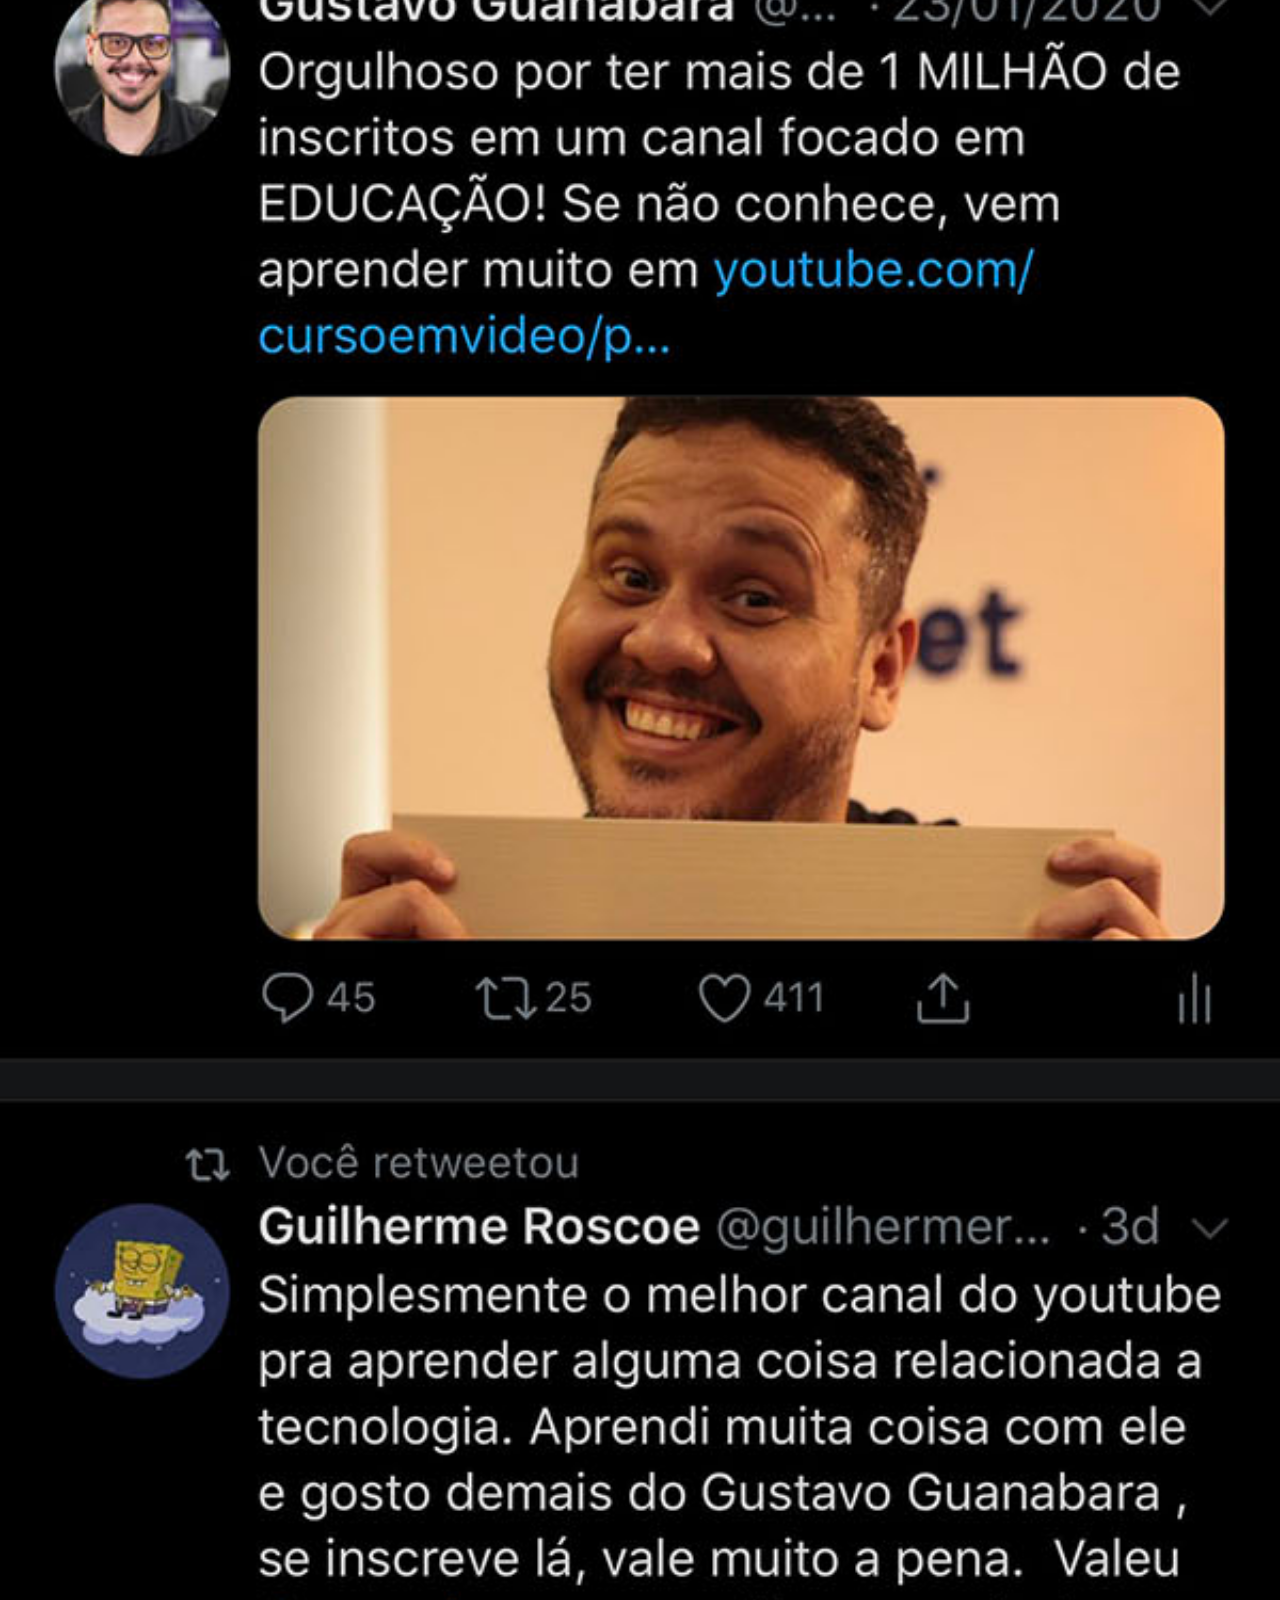
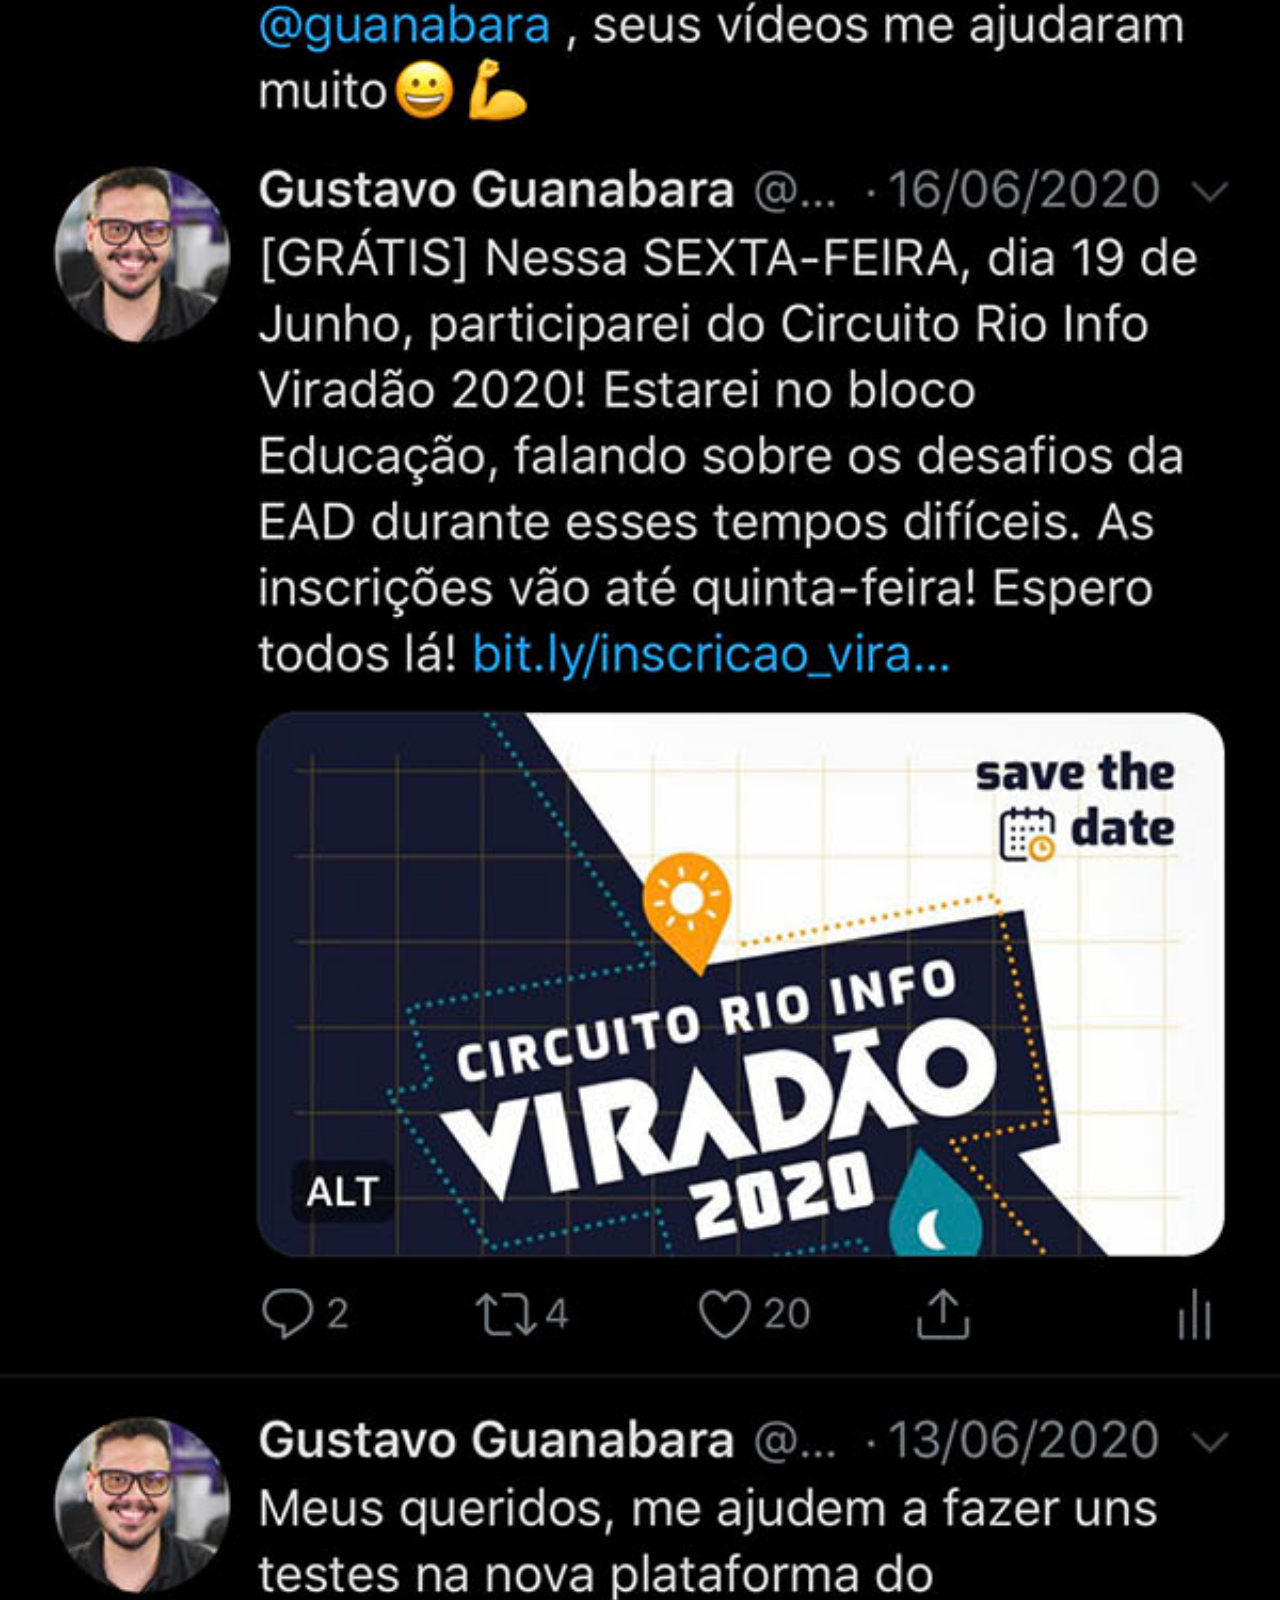
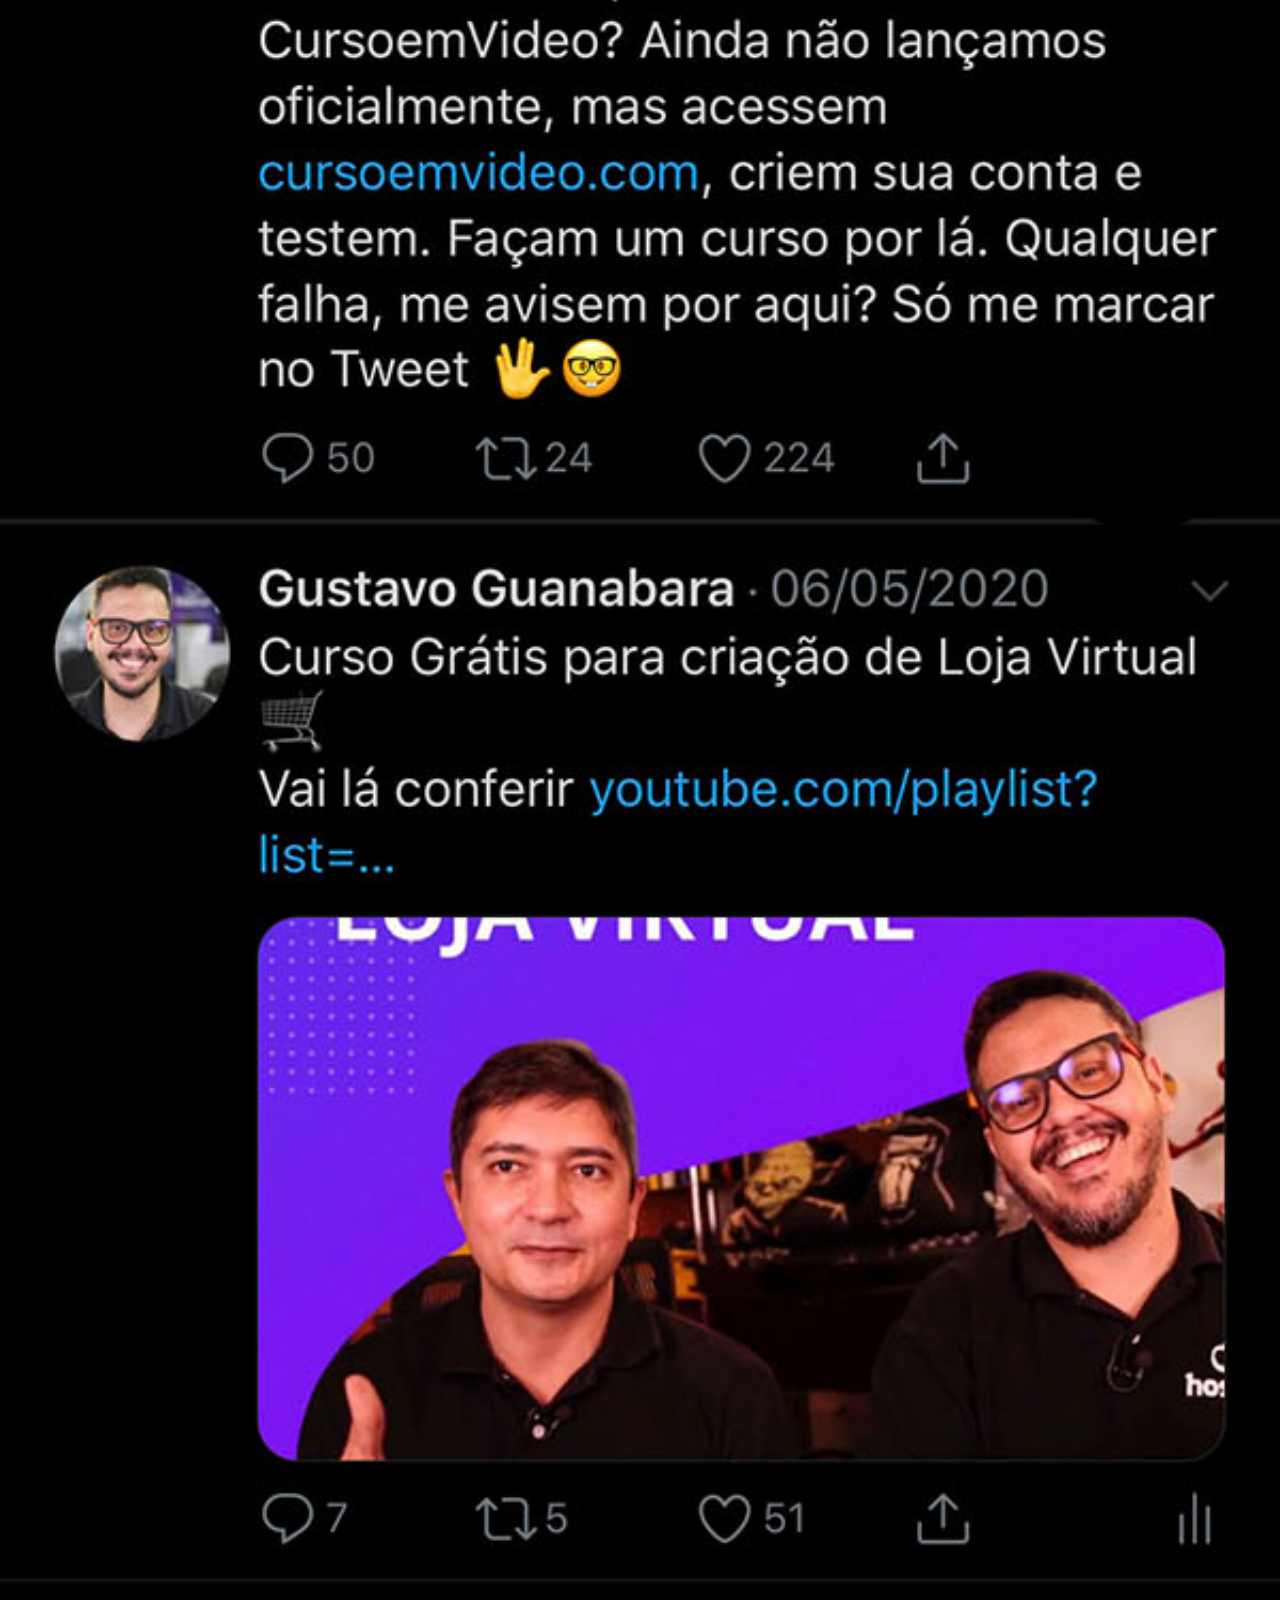
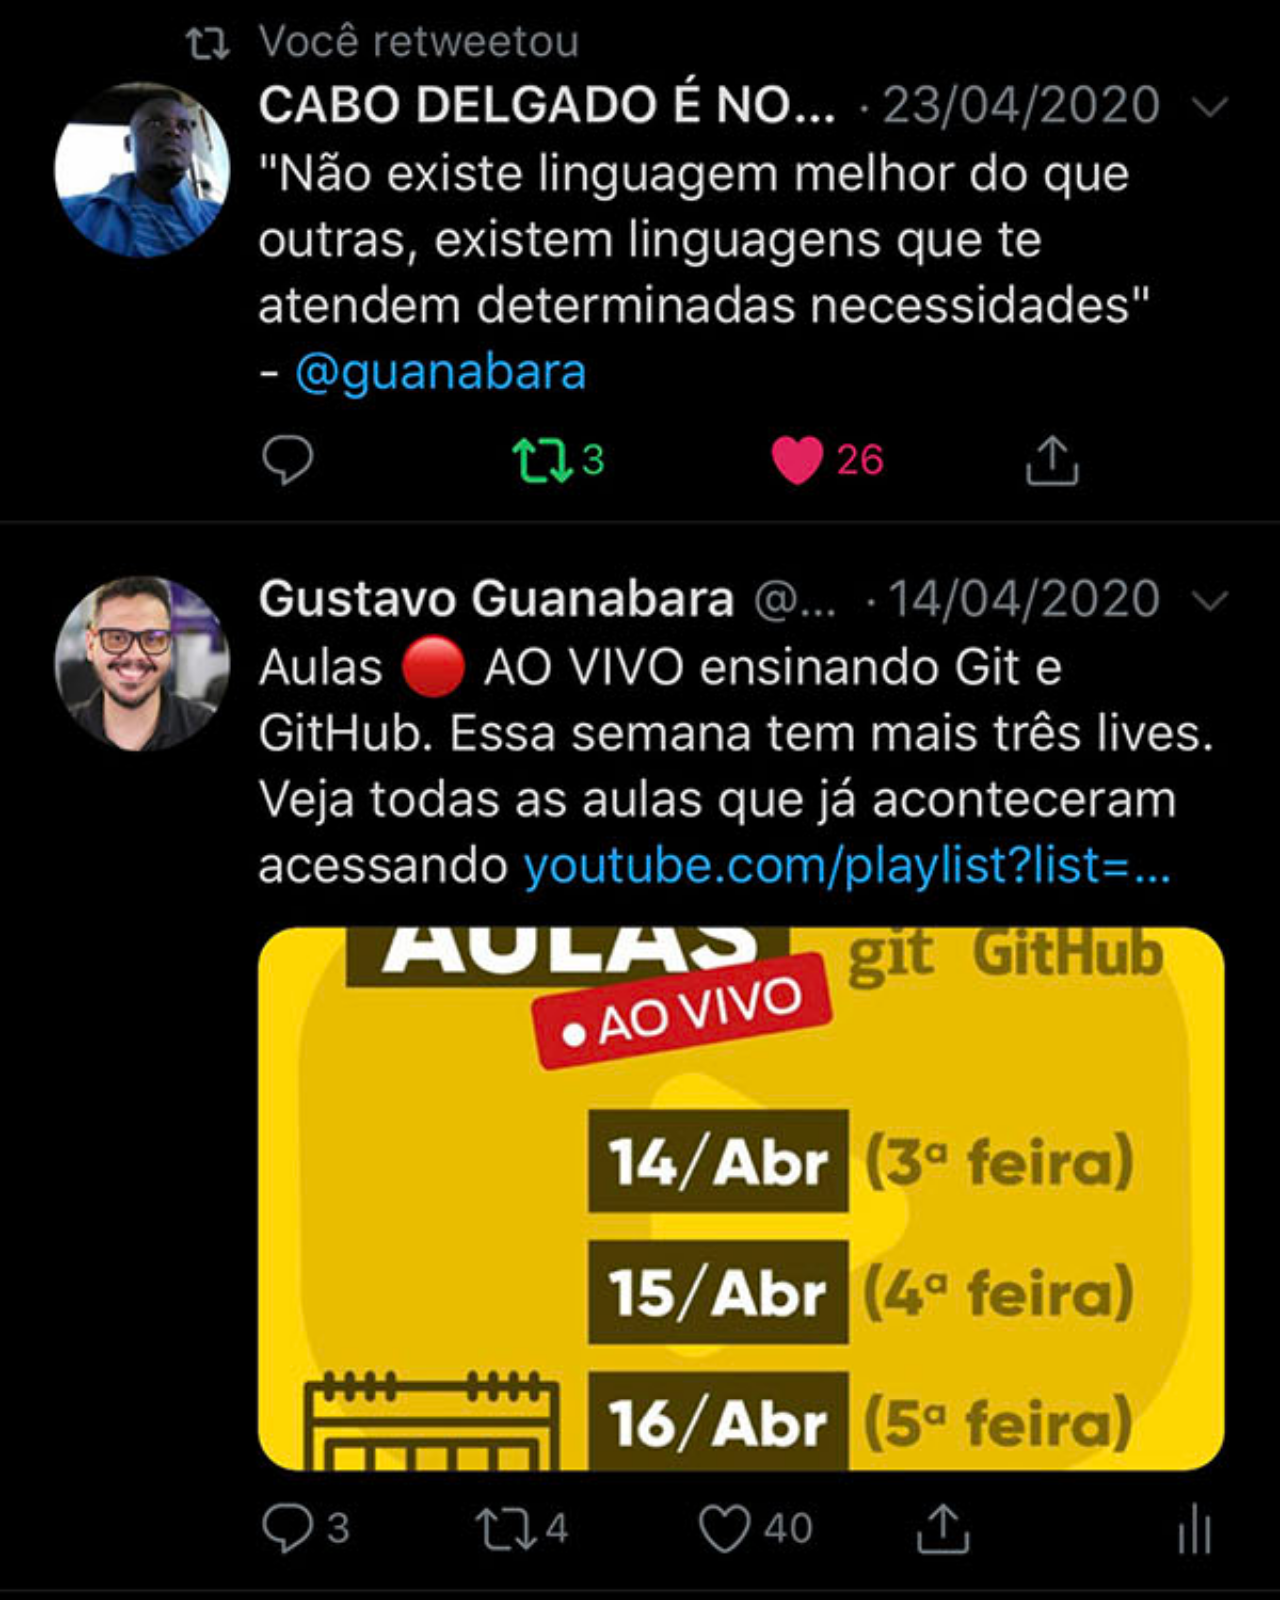
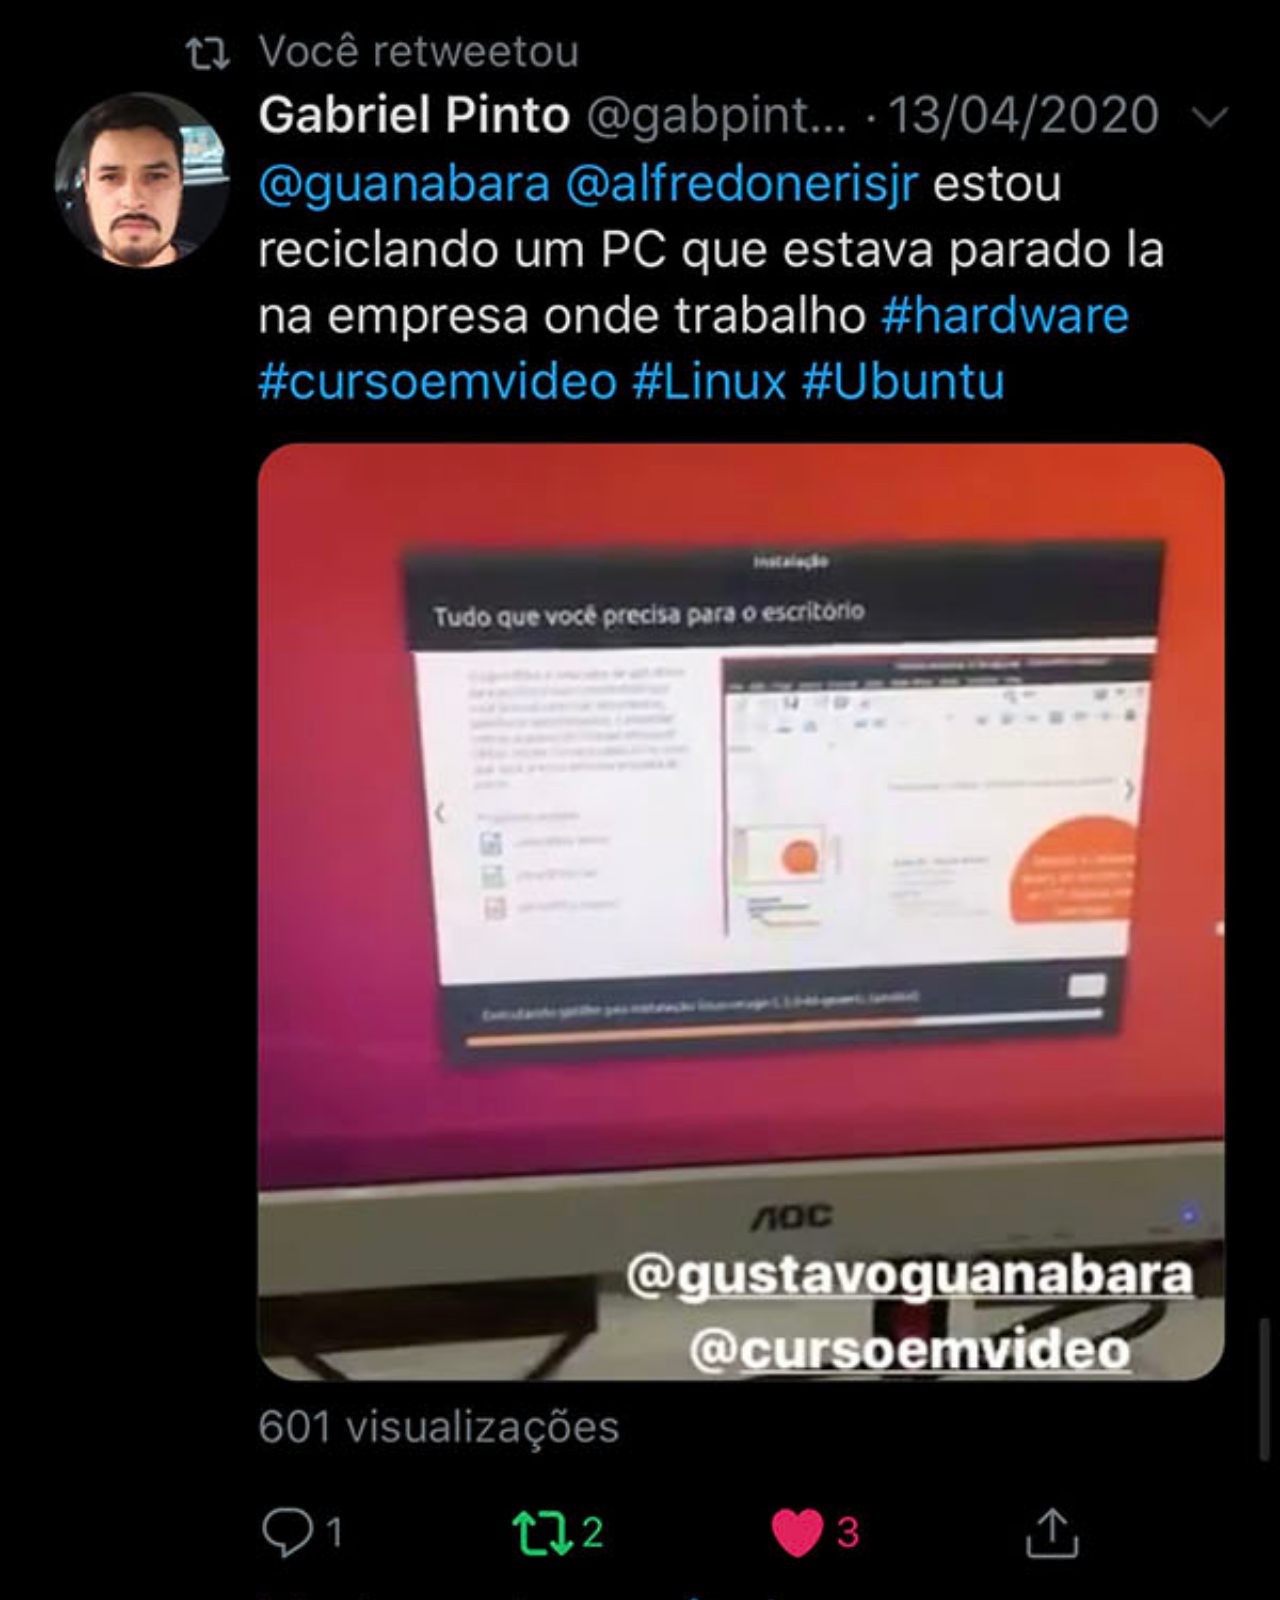
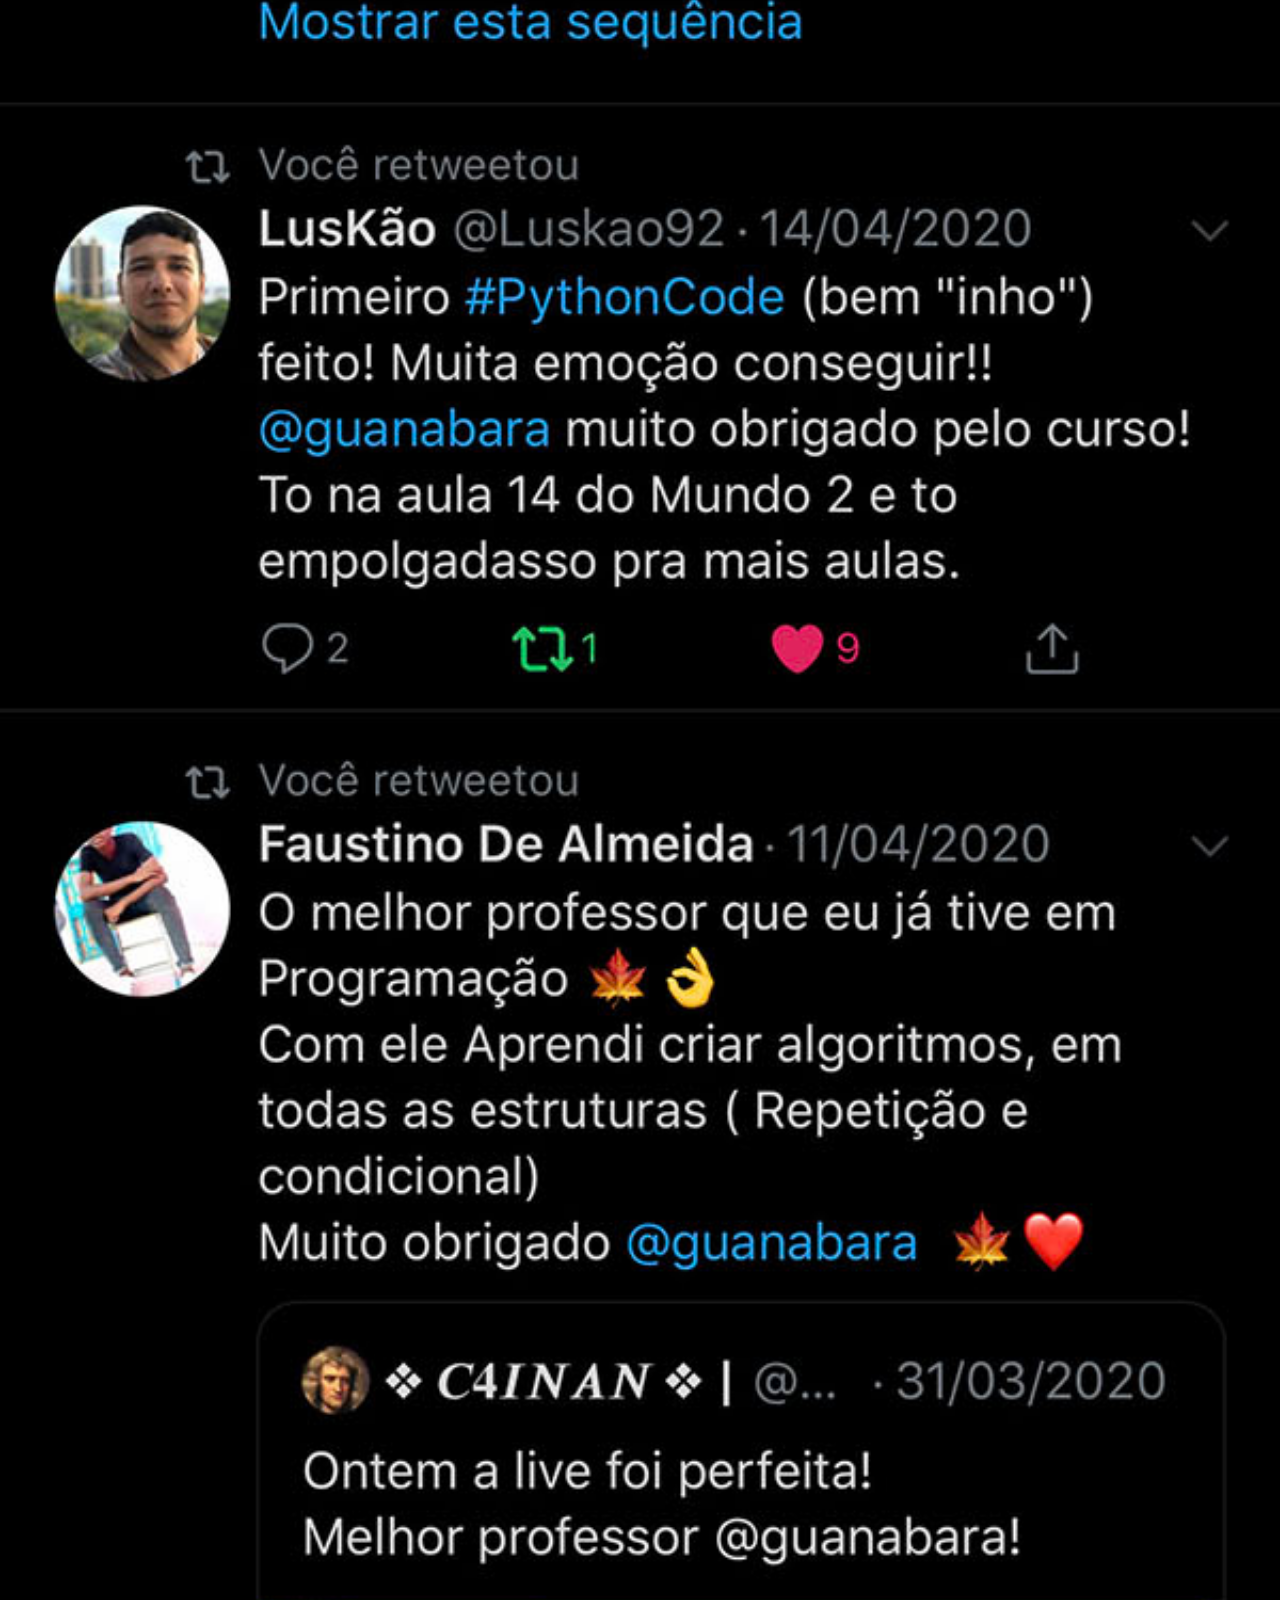
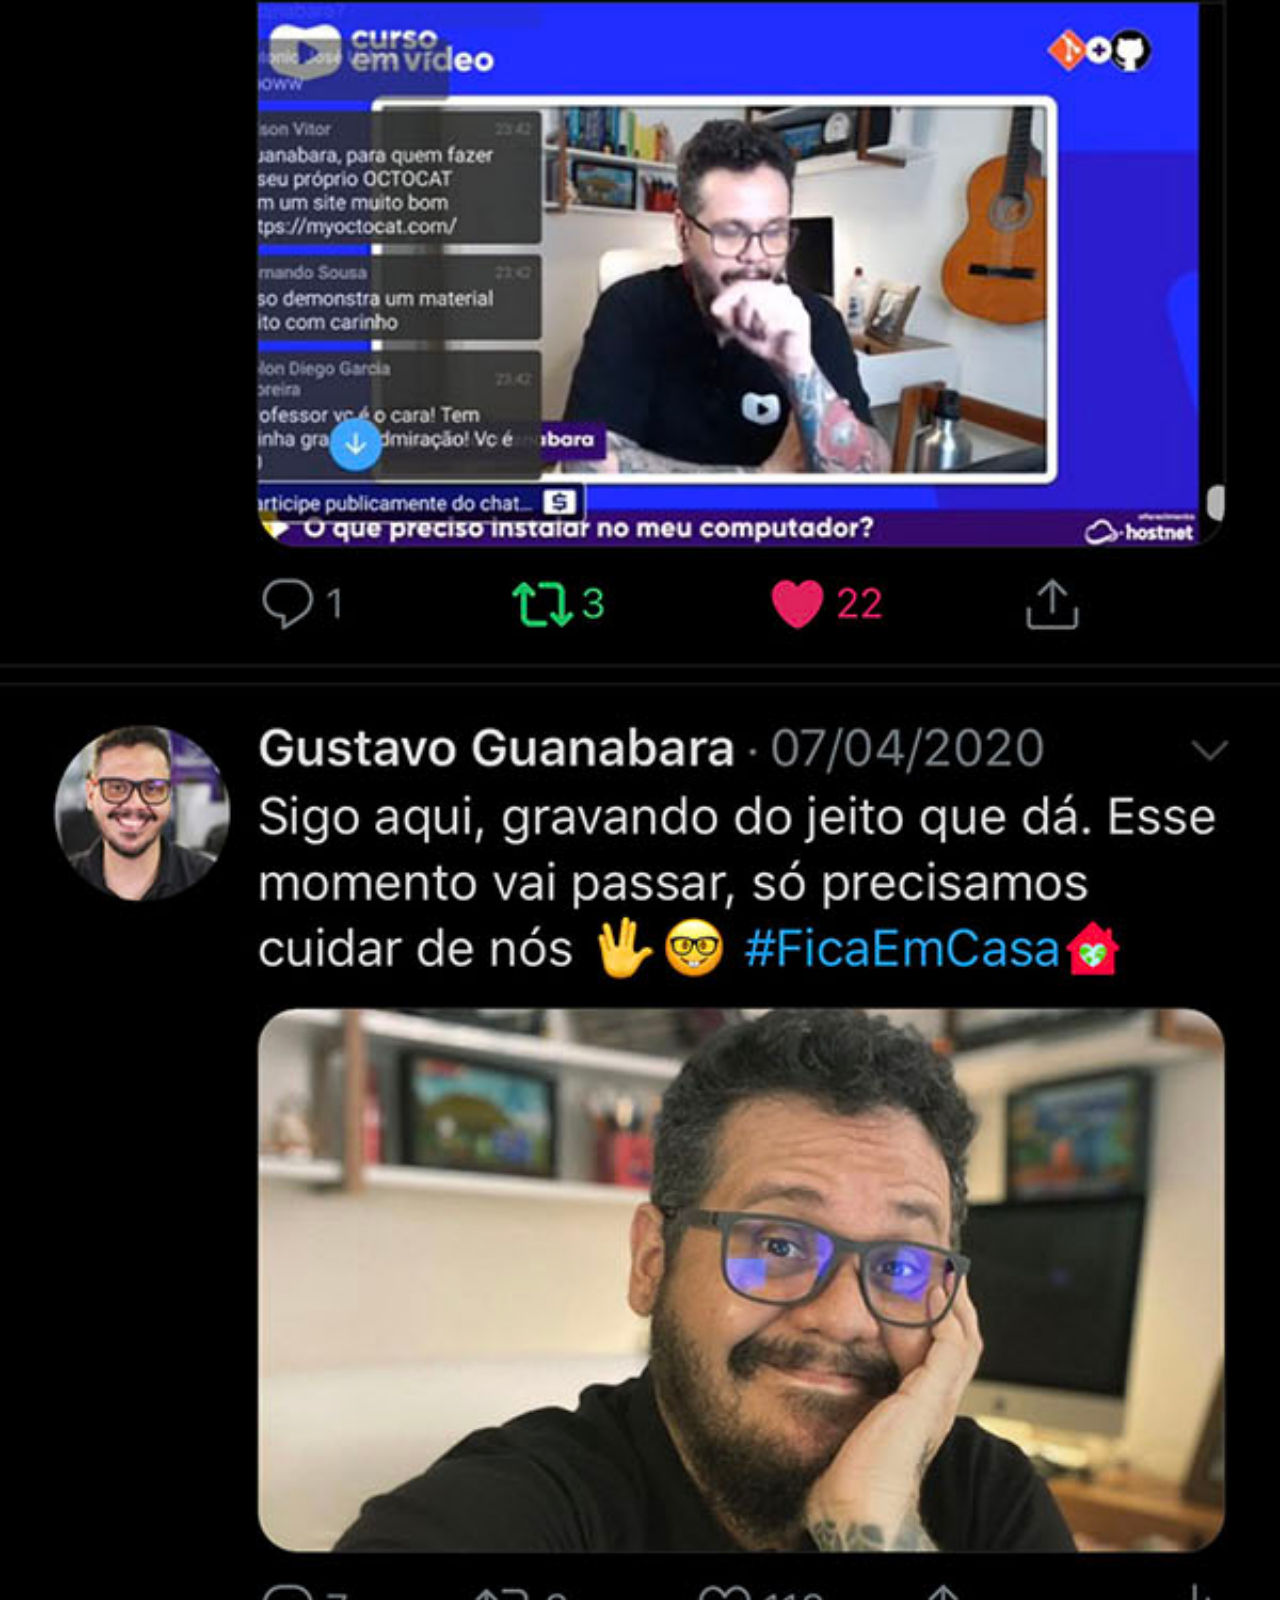
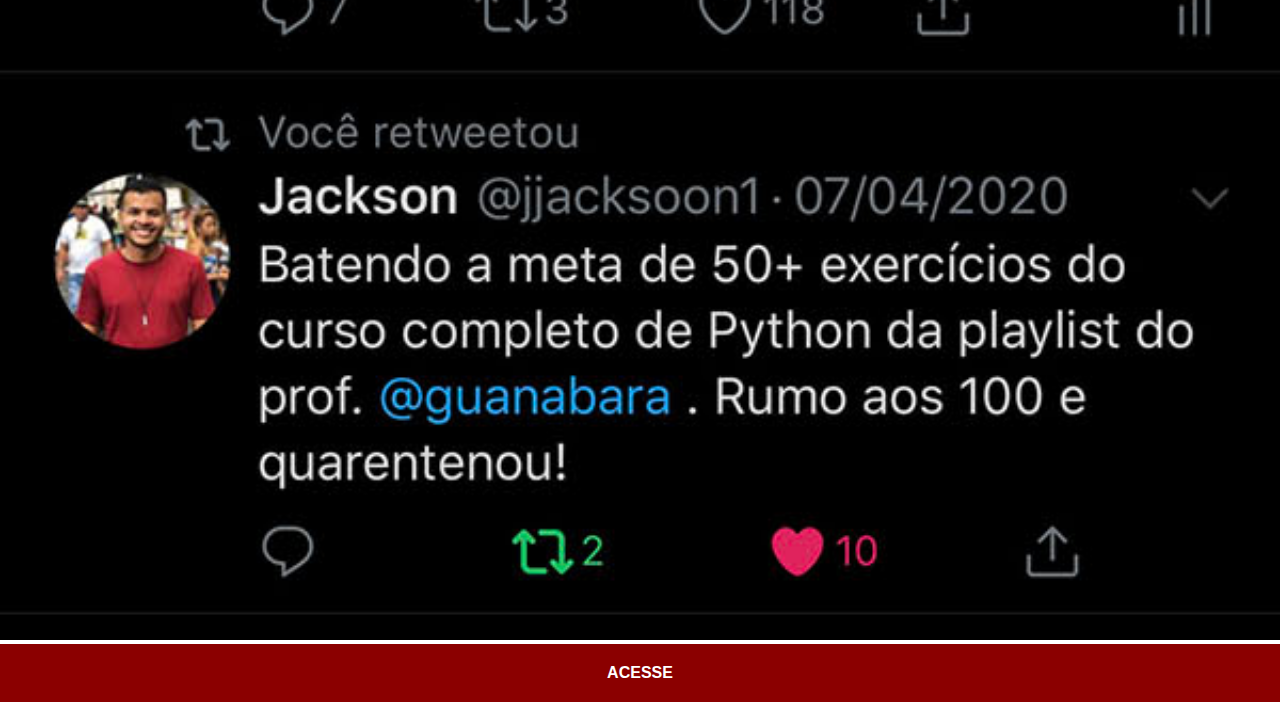
<file: twitter.html>
<!DOCTYPE html>
<html lang="en">
<head>
    <meta charset="UTF-8">
    <meta http-equiv="X-UA-Compatible" content="IE=edge">
    <meta name="viewport" content="width=device-width, initial-scale=1.0">
    <title>Youtube</title>
    <link rel="stylesheet" href="estilos/social.css">
</head>
<body>
    <img src="imagens/tela-twitter.jpg" alt="">
    <a target="_blank" href="https://twitter.com/guanabara">ACESSE</a>
</body>
</html>
</file>
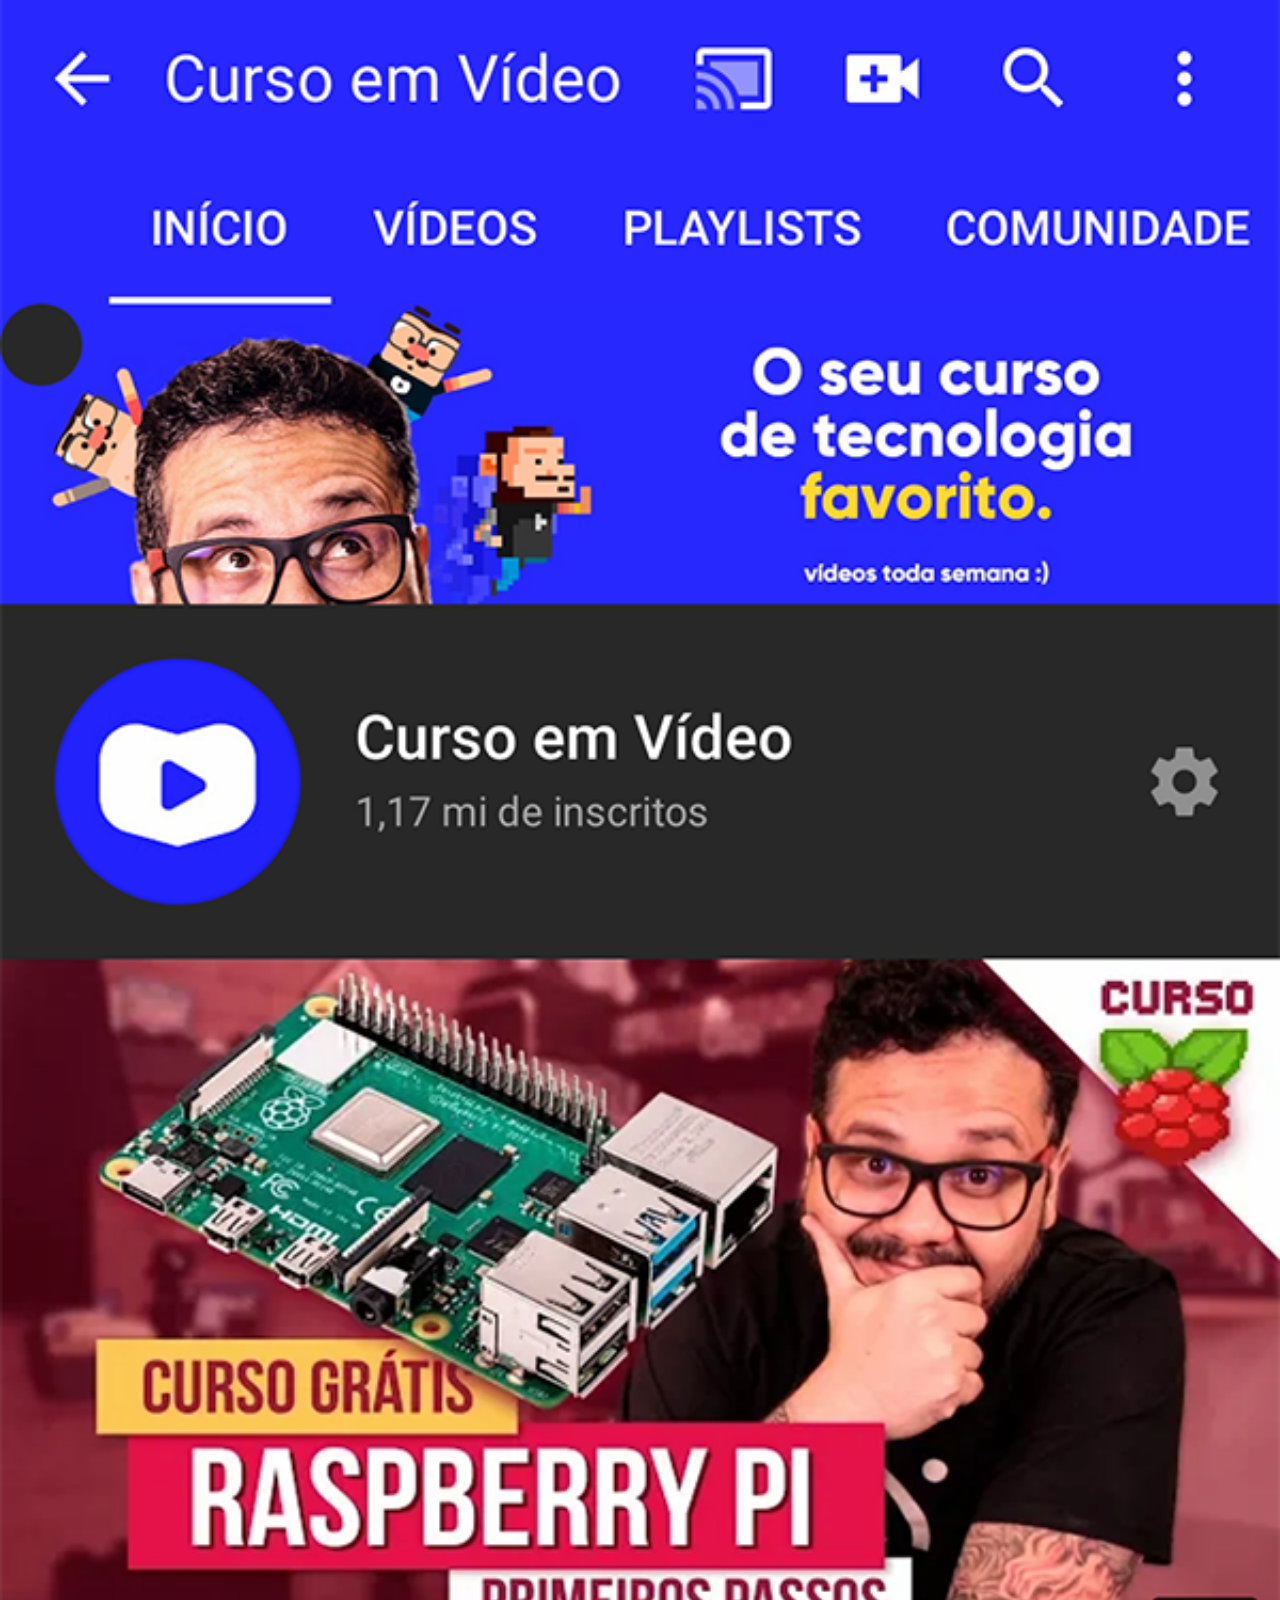
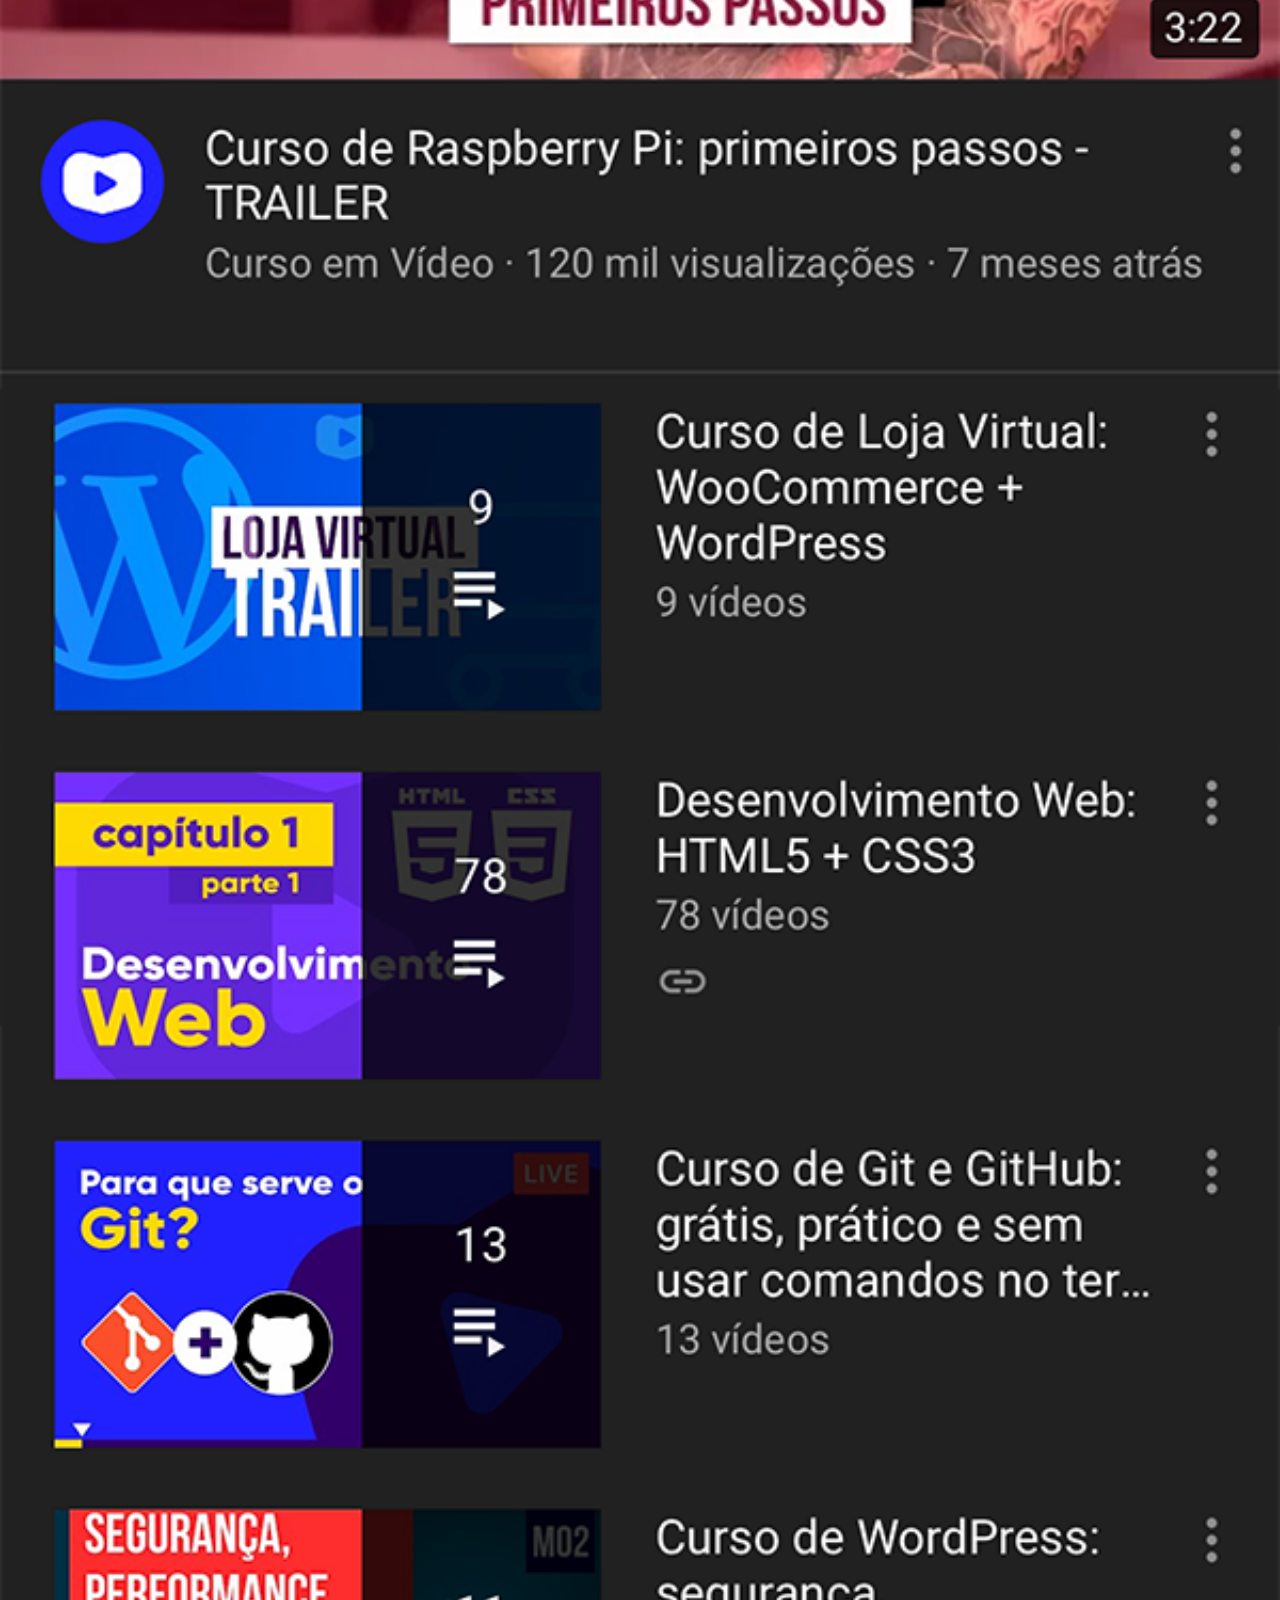
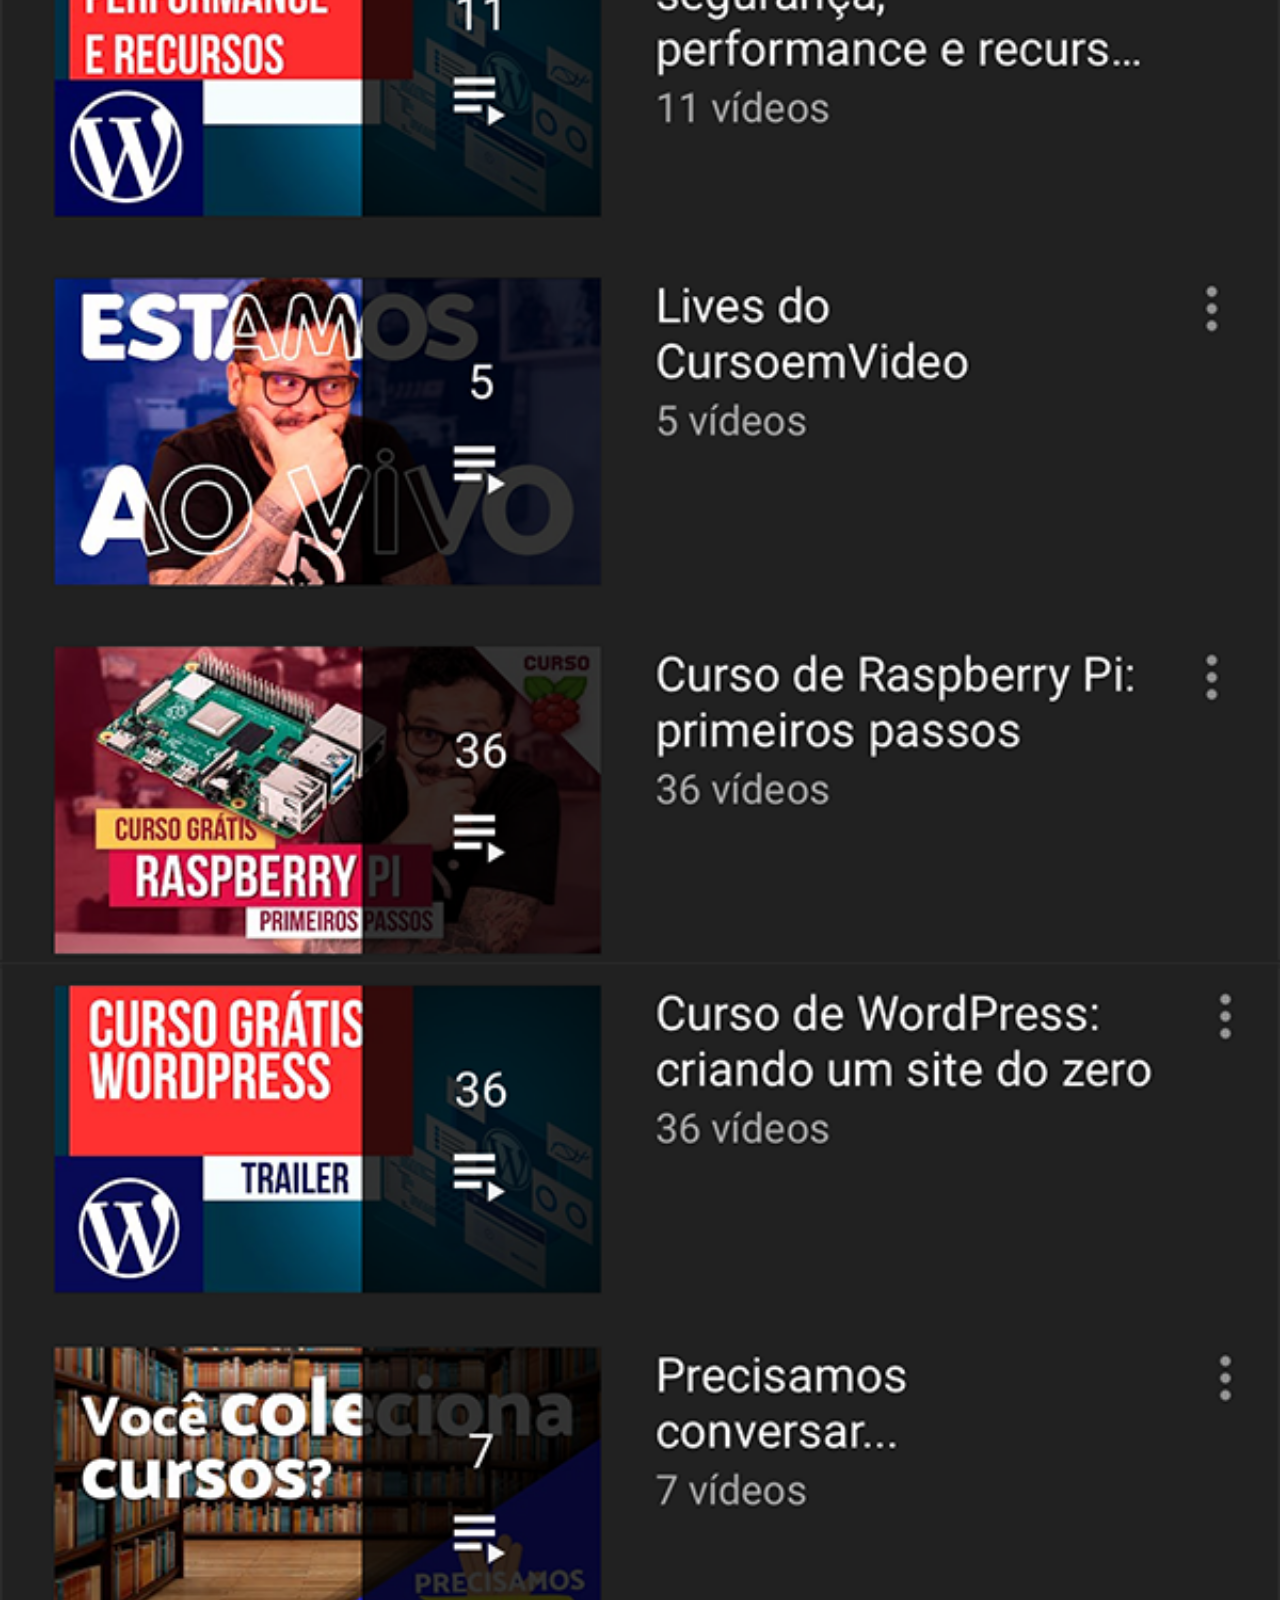
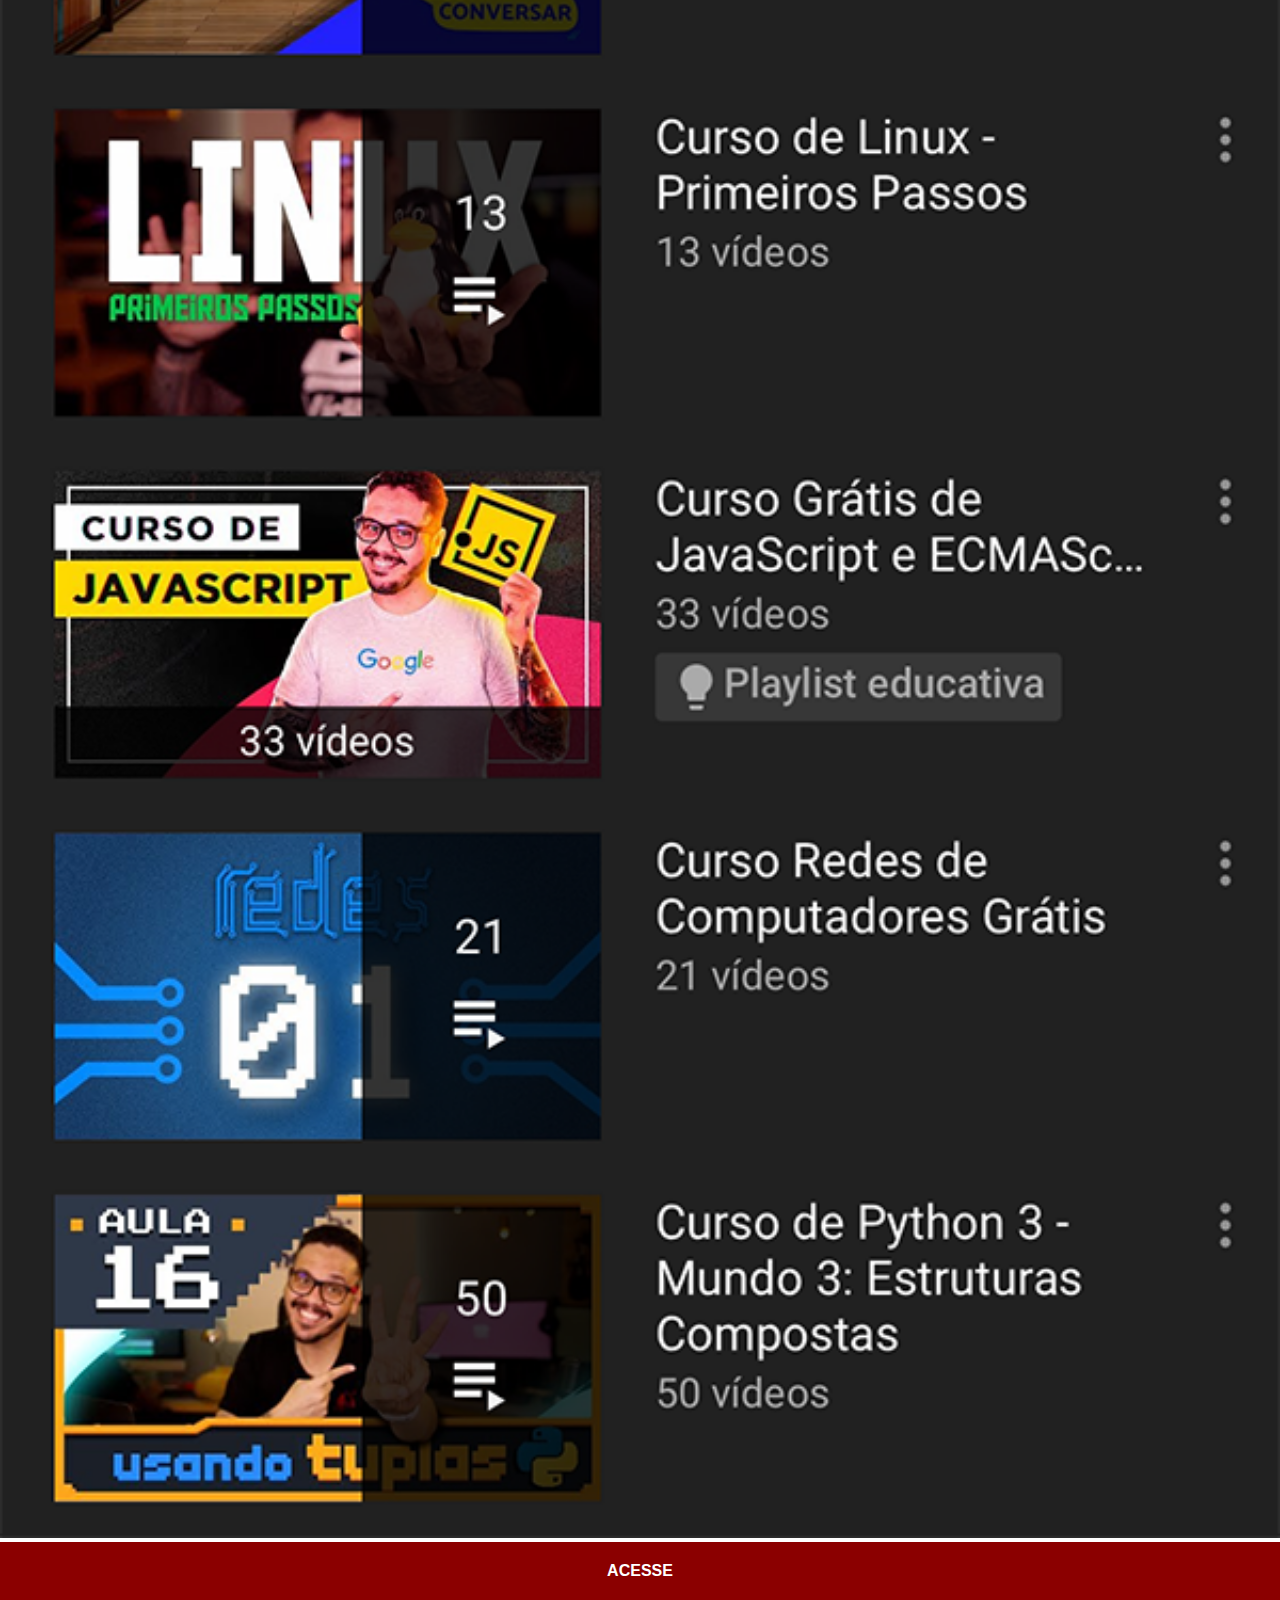
<file: youtube.html>
<!DOCTYPE html>
<html lang="en">
<head>
    <meta charset="UTF-8">
    <meta http-equiv="X-UA-Compatible" content="IE=edge">
    <meta name="viewport" content="width=device-width, initial-scale=1.0">
    <title>Youtube</title>
    <link rel="stylesheet" href="estilos/social.css">
</head>
<body>
    <img src="imagens/tela-youtube.png" alt="">
    <a target="_blank" href="https://www.youtube.com/@CursoemVideo/playlists">ACESSE</a>
</body>
</html>
</file>
<file: estilos/style.css>
@charset "UTF-8";

*{
    margin: 0px;
    padding: 0px;
    font-family: Arial, Helvetica, sans-serif;
}

html, body{
    height: 100vh;
    width: 100vw;
    background-color: black;
}
body{
    background: url('../imagens/fundo-madeira.jpg') no-repeat top center;
    background-size: cover;
    background-attachment: fixed;
}
main{
    height: 100vh;
    position: relative;
   
}

section#telefone{
    position: absolute;
    top: 50%;
    left: 50%;
    transform: translate(-50%,-50%);
    height: 627px;
    width: 311px;
    background: url('../imagens/frame-iphone.png') no-repeat;
    
}

iframe#tela{
    position: relative;
    top: 80px;
    left: 22px;
    width:267px;
    height:471px;
}
section#redes-sociais{
    text-align: right;
}
section#redes-sociais img{
    width: 50px;
    border-radius: 50%;
    margin: 10px;
    box-shadow: 2px 2px 5px rgba(0, 0, 0, 0.411) ;
    box-sizing: border-box;
}

section#redes-sociais img:hover{
    border: 2px solid rgba(255, 255, 255, 0.664);
    transform: translate(-3px, -3px);
    transition: transform 0.15s;
    transition: border 0.1s;
    box-shadow: 5px 5px 10px rgba(0, 0, 0, 0.658) ;
}
</file>
<file: estilos/social.css>
@charset "UTF-8";

*{
    margin: 0px;
    padding: 0px;
    font-family: Arial, Helvetica, sans-serif;
}

::-webkit-scrollbar{
    width: 0px;
    height: 0px;
}
img{
    width: 100vw;
}
a{
    display: block;
    background-color: darkred;
    padding: 20px;
    text-align: center;
    font-weight: bolder;
    text-decoration: none;
    color: white;
}
a:hover{
    background-color: red;
}
</file>
